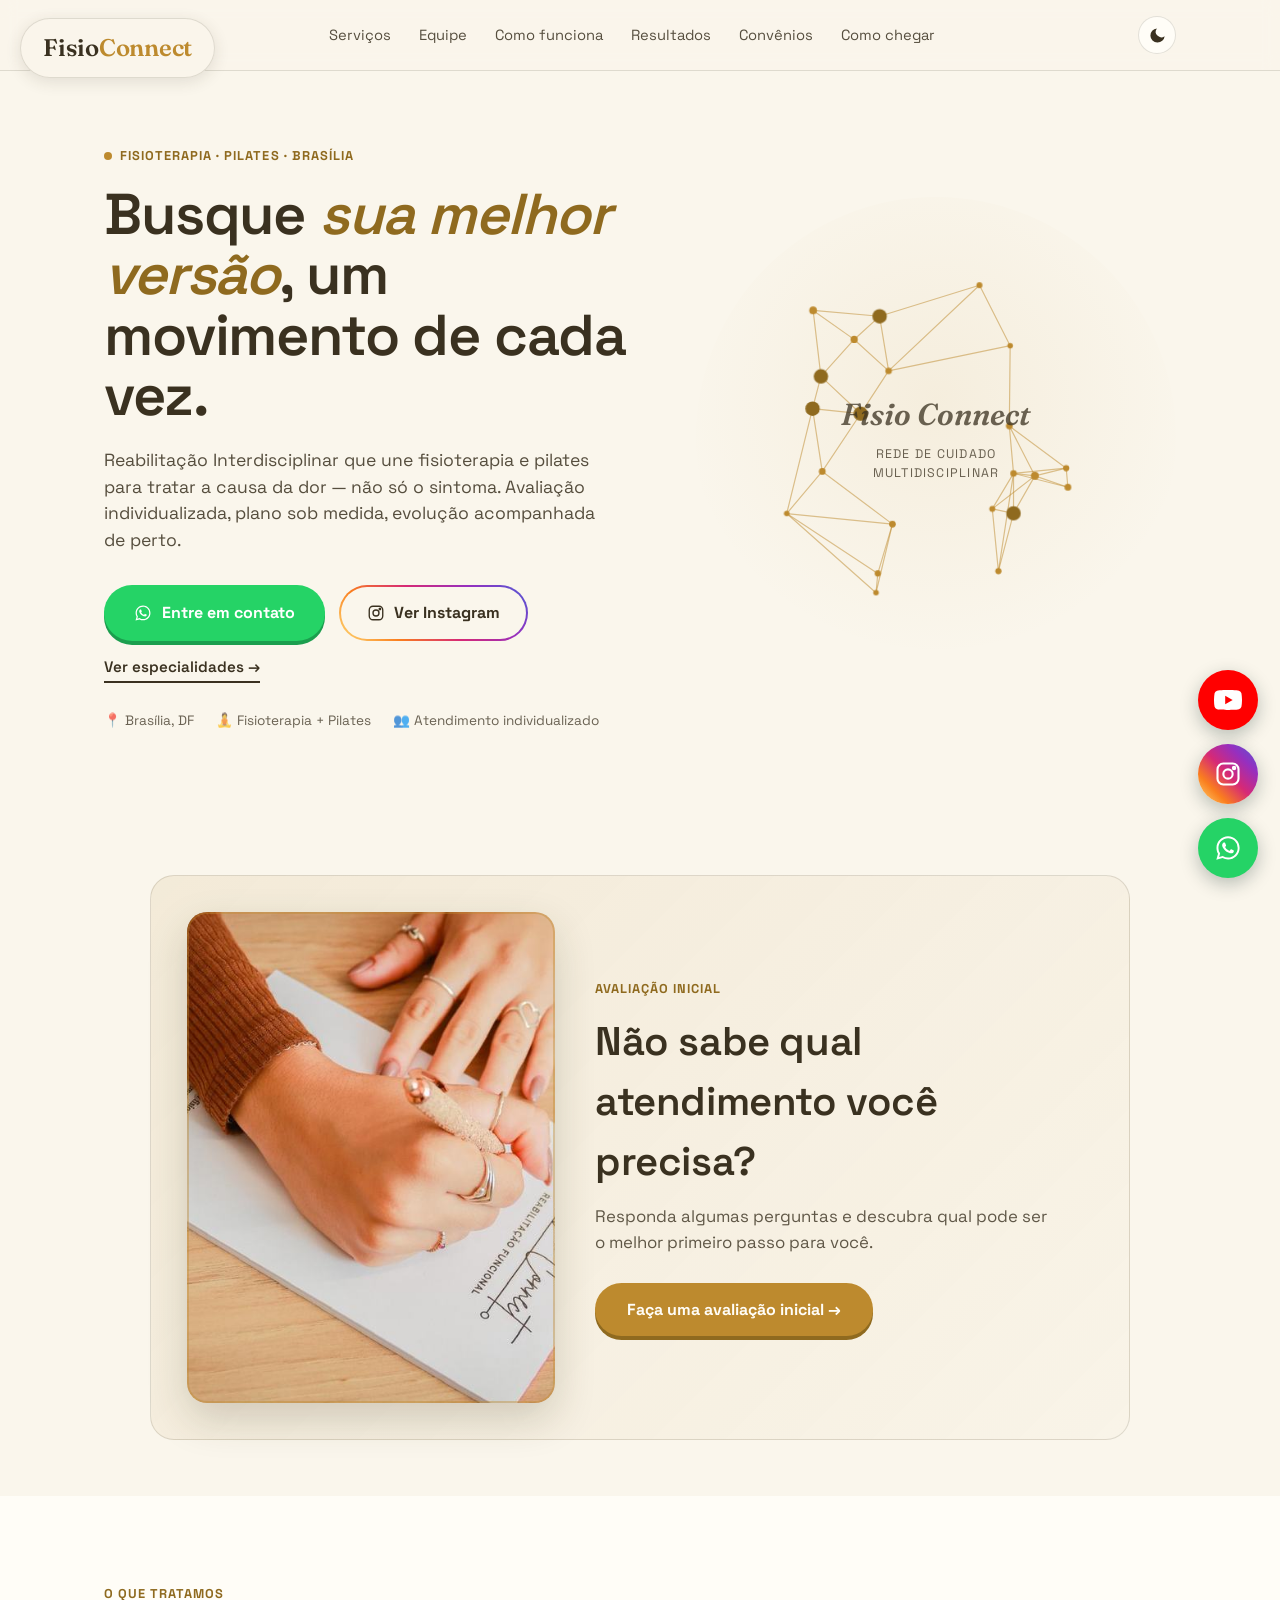
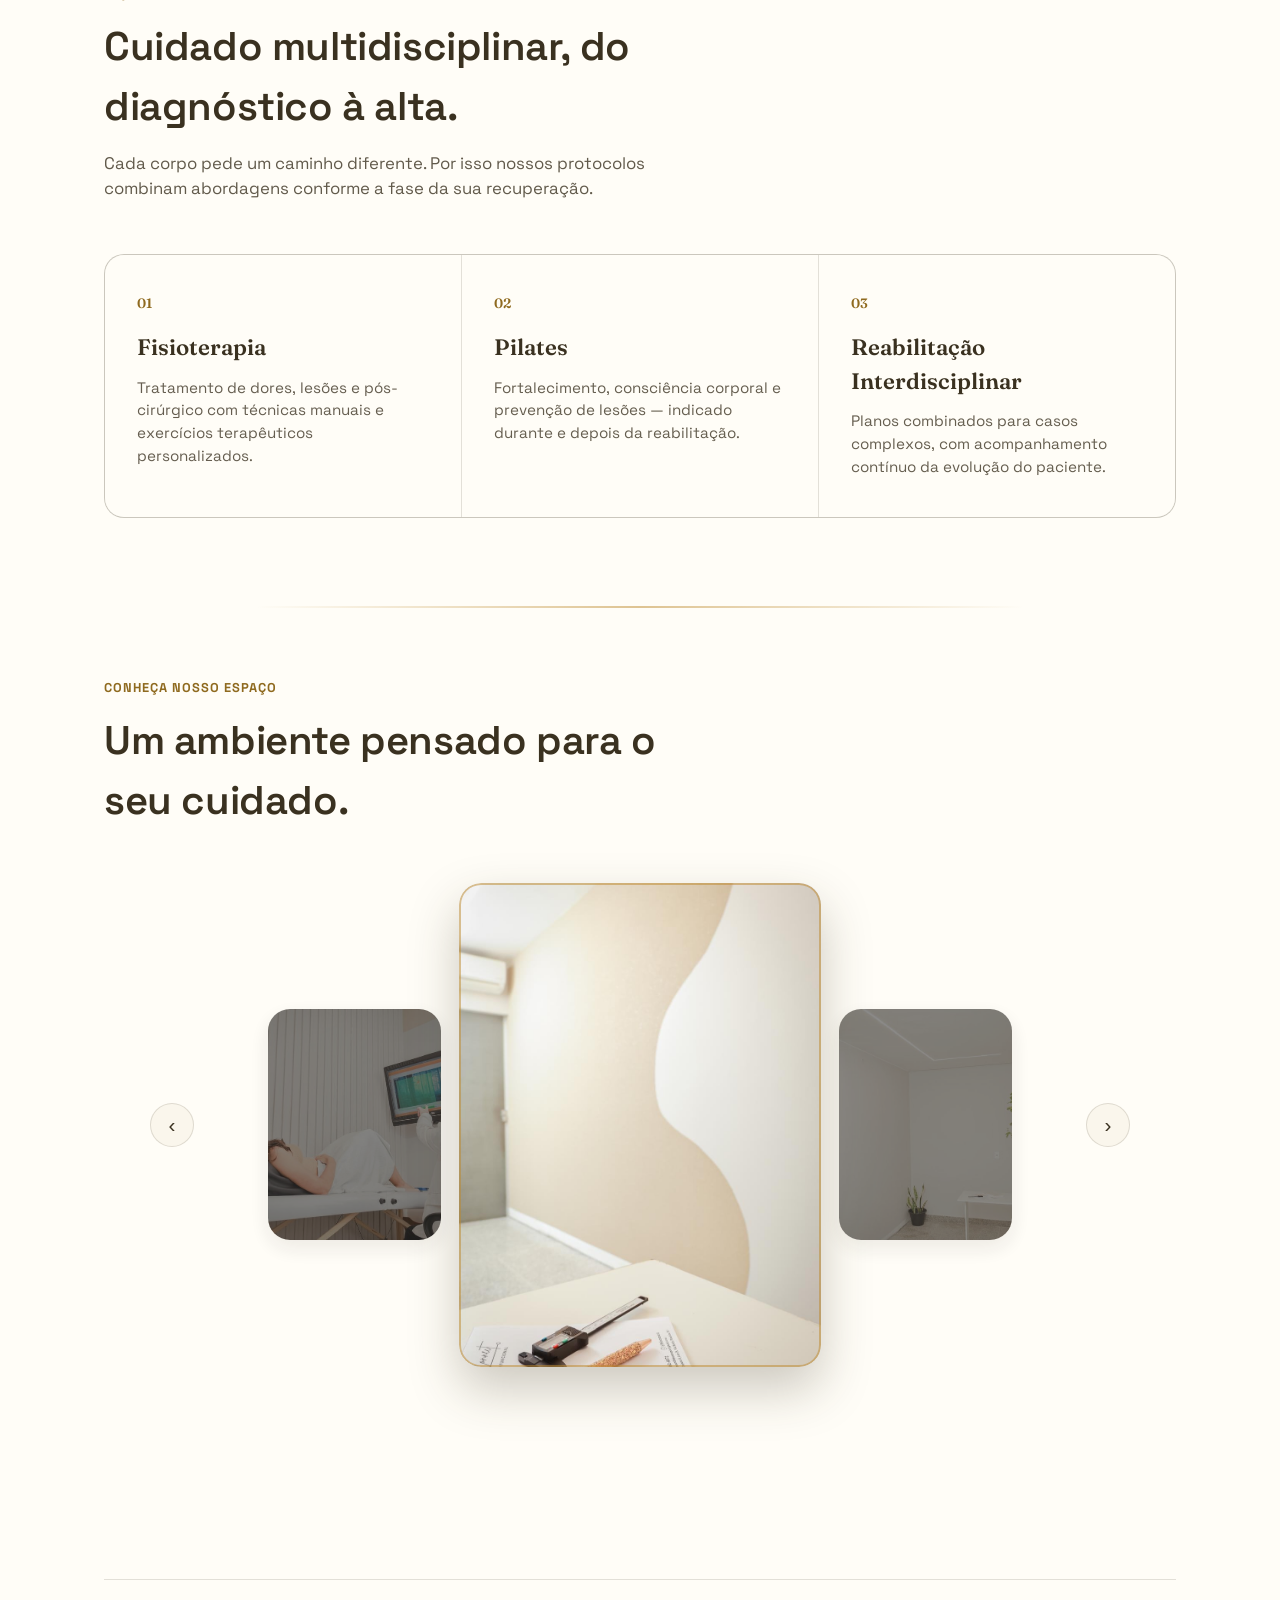
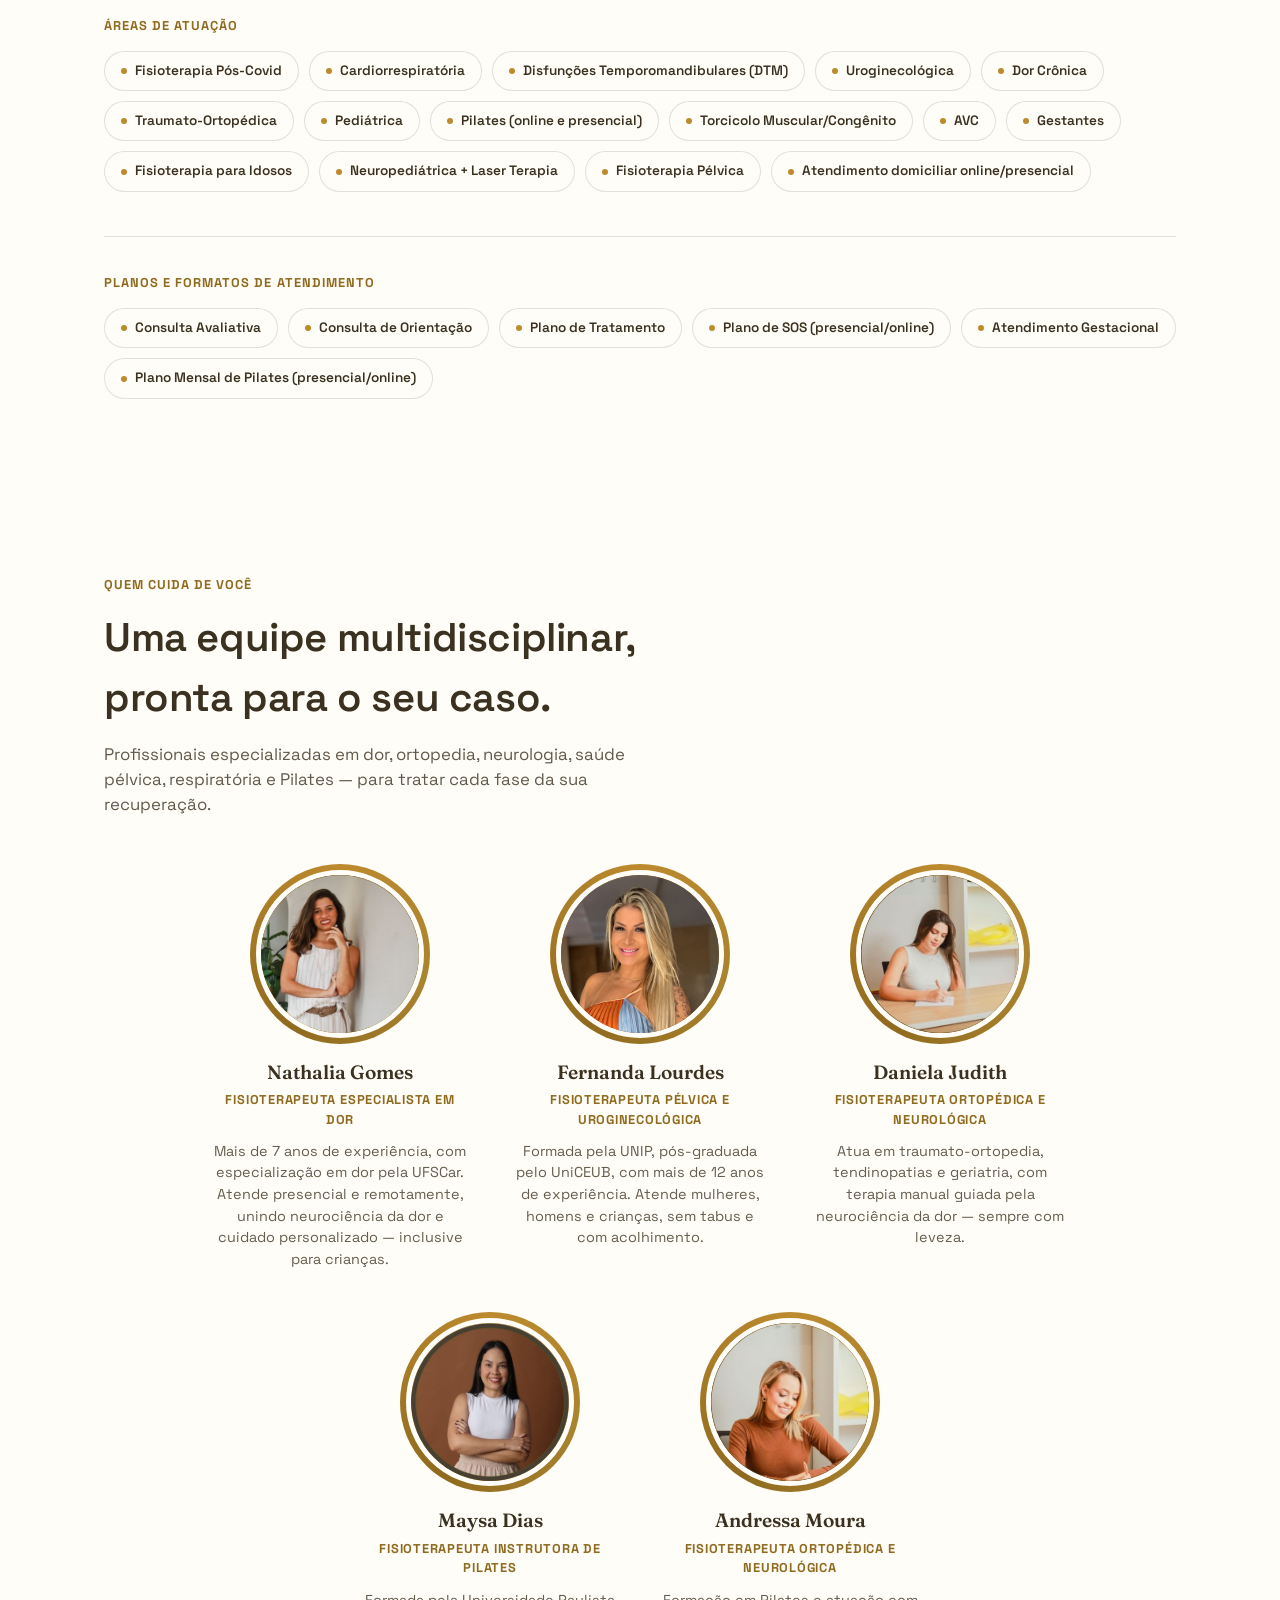
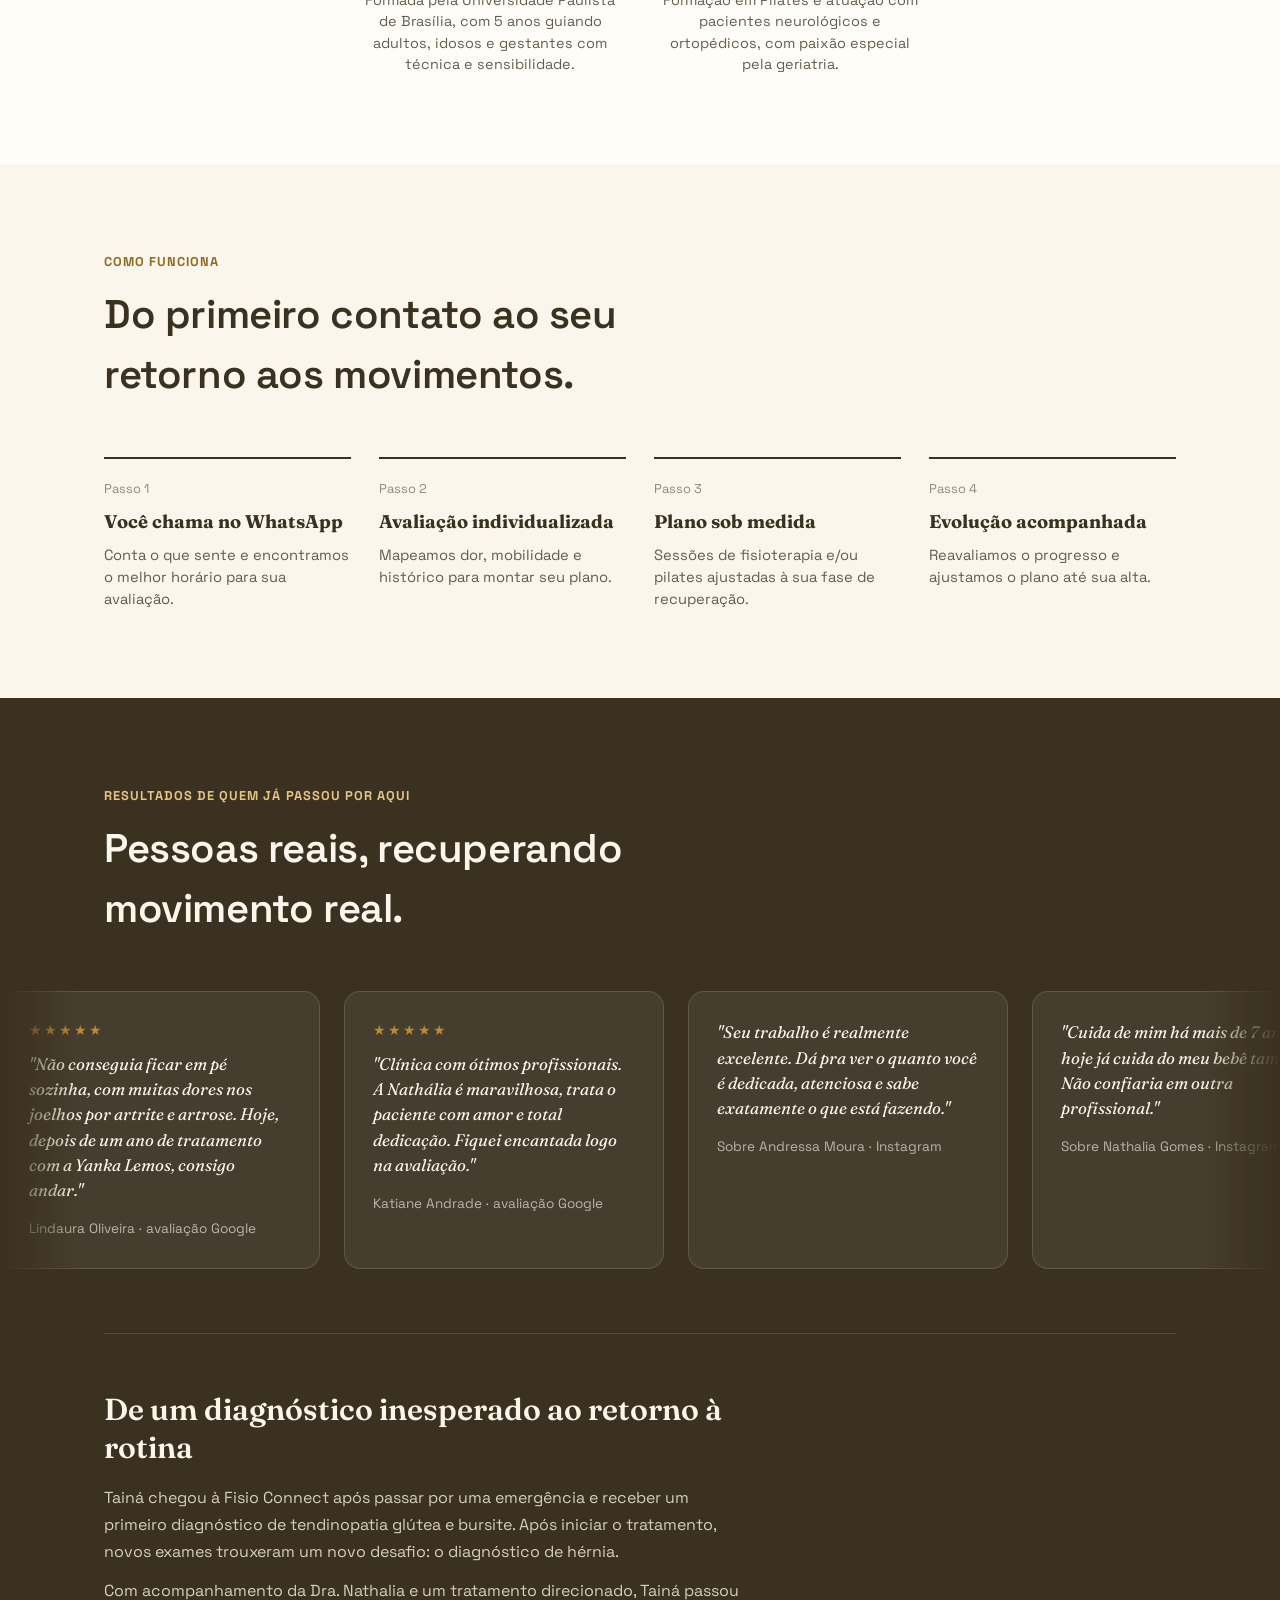
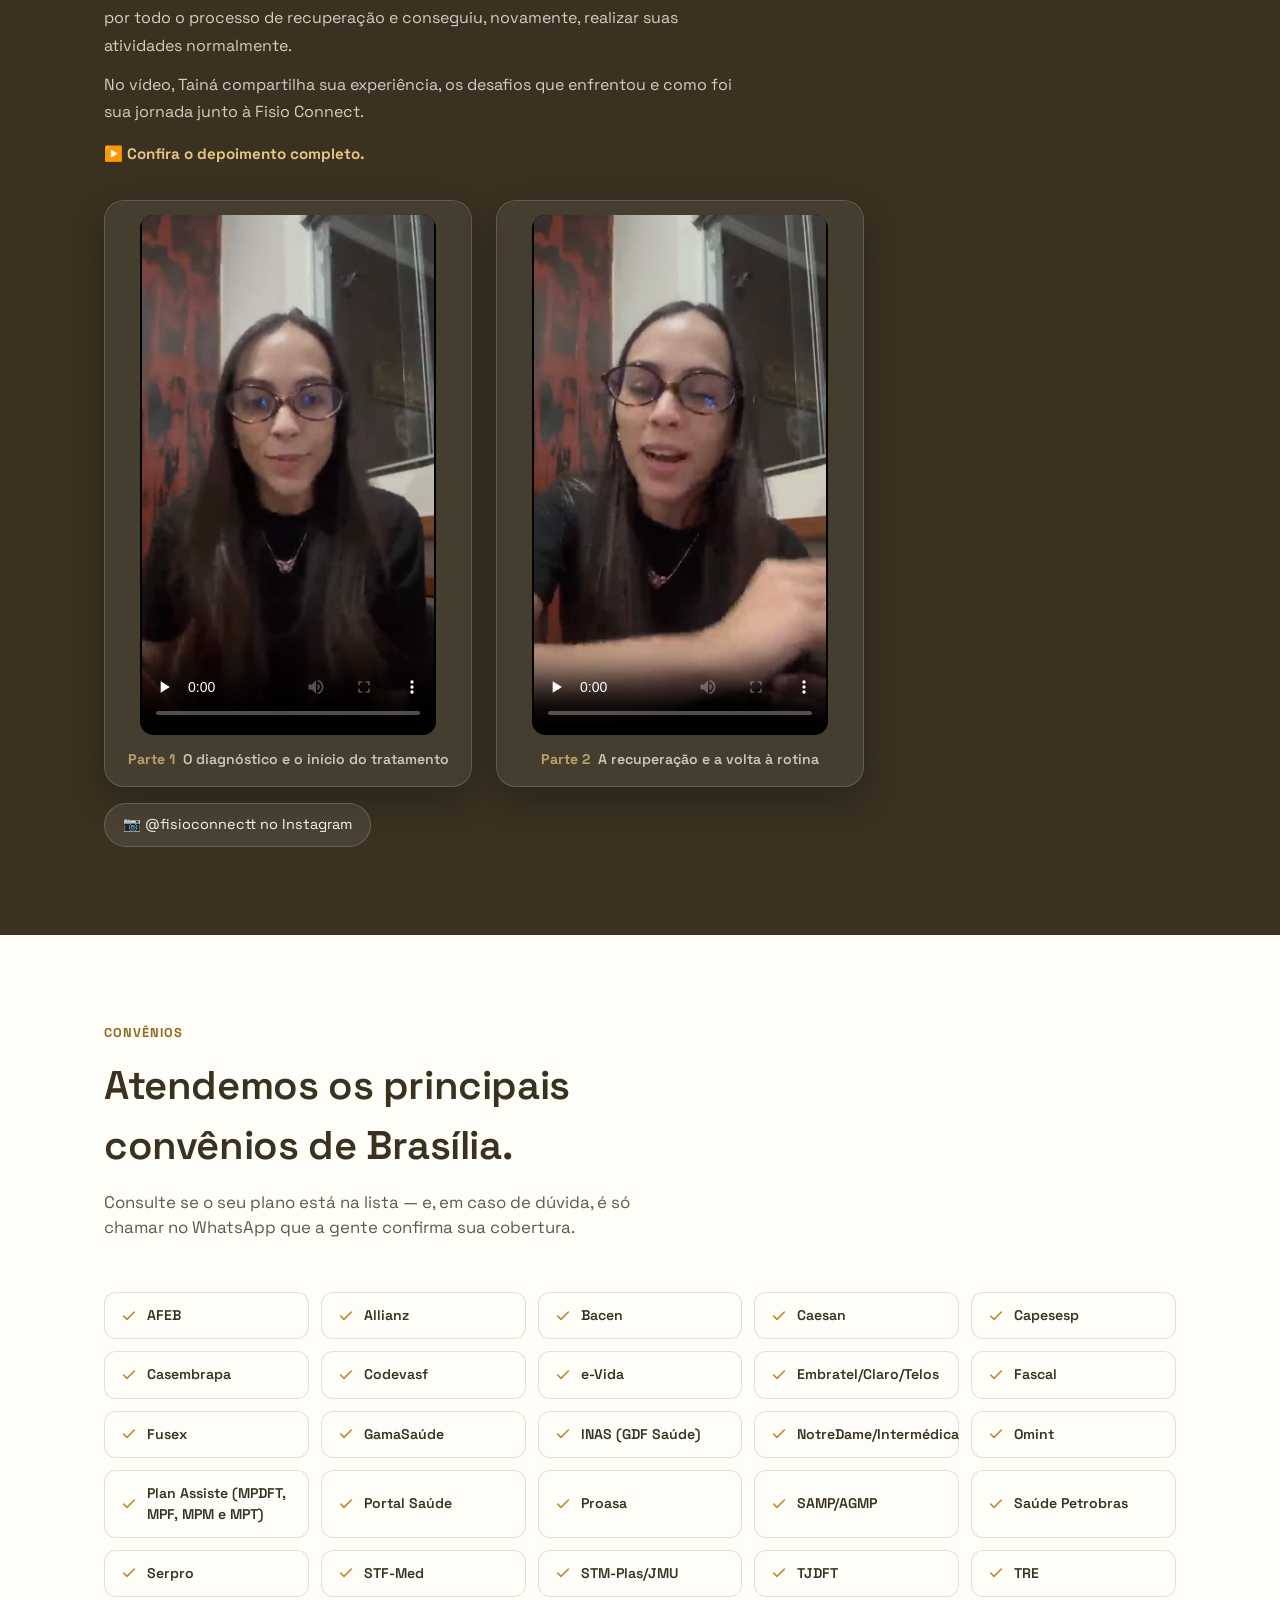
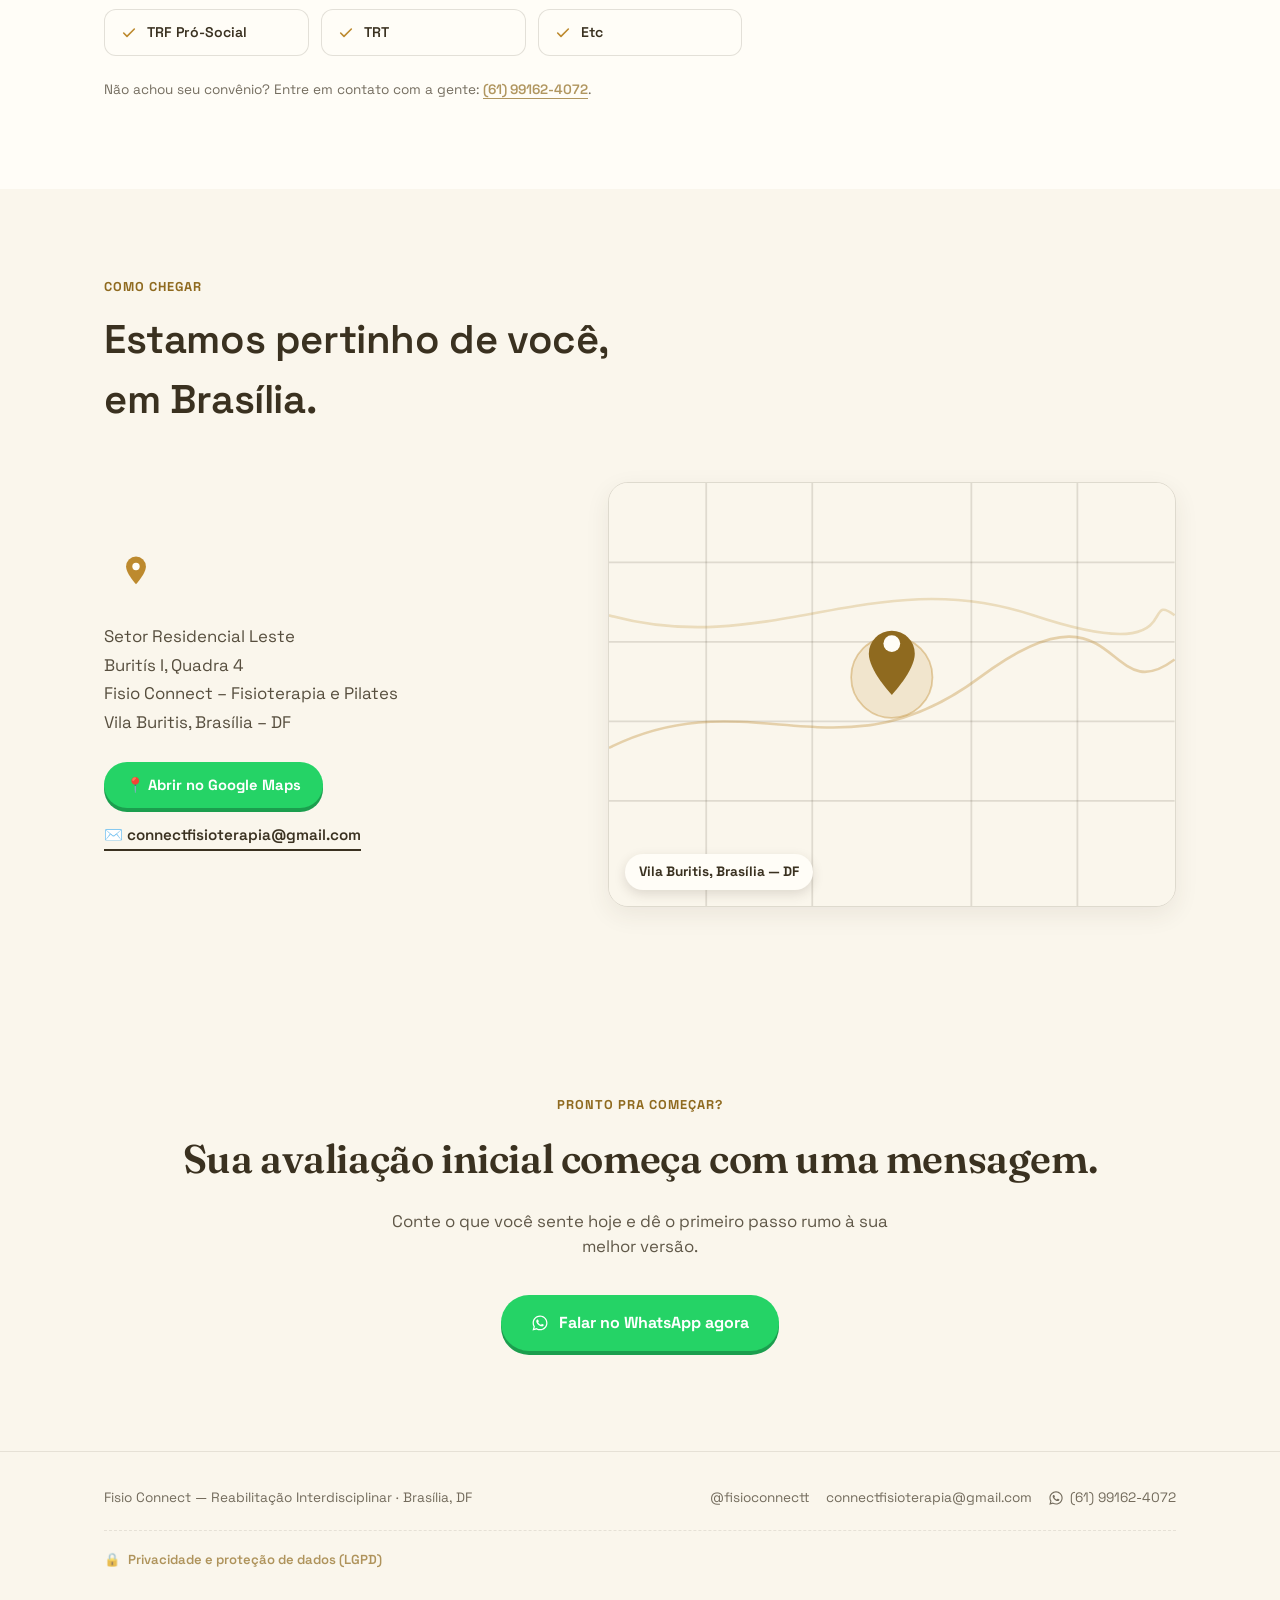
<file: index.html>
<!DOCTYPE html>
<html lang="pt-BR">
<head>
<meta charset="UTF-8">
<meta name="viewport" content="width=device-width, initial-scale=1.0">
<title>Fisio Connect — Fisioterapia e Pilates em Brasília</title>
<meta name="description" content="Fisioterapia, Pilates e Reabilitação Interdisciplinar em Brasília/DF (Buritis). Faça a autoavaliação e agende sua avaliação pelo WhatsApp.">
<meta name="theme-color" content="#FAF6EC">
<link rel="canonical" href="https://SEUDOMINIO.com.br/">
<link rel="icon" type="image/svg+xml" href="assets/icons/favicon.svg">
<link rel="icon" type="image/png" sizes="192x192" href="assets/icons/icon-192.png">
<link rel="apple-touch-icon" href="assets/icons/apple-touch-icon.png">
<meta property="og:type" content="website">
<meta property="og:locale" content="pt_BR">
<meta property="og:site_name" content="Fisio Connect">
<meta property="og:title" content="Fisio Connect — Fisioterapia e Pilates em Brasília">
<meta property="og:description" content="Fisioterapia, Pilates e Reabilitação Interdisciplinar em Brasília/DF (Buritis). Faça a autoavaliação e agende sua avaliação pelo WhatsApp.">
<meta property="og:url" content="https://SEUDOMINIO.com.br/">
<meta property="og:image" content="https://SEUDOMINIO.com.br/assets/img/og-image.jpg">
<meta property="og:image:width" content="1200">
<meta property="og:image:height" content="630">
<meta name="twitter:card" content="summary_large_image">
<script type="application/ld+json">
{"@context":"https://schema.org","@type":"PhysicalTherapy","name":"Fisio Connect - Fisioterapia e Pilates","url":"https://SEUDOMINIO.com.br/","image":"https://SEUDOMINIO.com.br/assets/img/og-image.jpg","telephone":"+55 61 99162-4072","email":"connectfisioterapia@gmail.com","address":{"@type":"PostalAddress","streetAddress":"Setor Residencial Leste, Buritis I, Quadra 4","addressLocality":"Brasília","addressRegion":"DF","addressCountry":"BR"},"sameAs":["https://www.instagram.com/fisioconnectt","https://www.youtube.com/@nathaliagomesesilva8680"]}
</script>
<link rel="preconnect" href="https://fonts.googleapis.com">
<link rel="preconnect" href="https://fonts.gstatic.com" crossorigin>
<link href="https://fonts.googleapis.com/css2?family=Fraunces:opsz,wght@9..144,400;9..144,500;9..144,600;9..144,700&family=Space+Grotesk:wght@400;500;600;700&display=swap" rel="stylesheet">
<link rel="stylesheet" href="css/01-base.css">
<link rel="stylesheet" href="css/02-cabecalho.css">
<link rel="stylesheet" href="css/03-hero-botoes.css">
<link rel="stylesheet" href="css/04-botoes-flutuantes.css">
<link rel="stylesheet" href="css/05-animacoes.css">
<link rel="stylesheet" href="css/06-hero-rede.css">
<link rel="stylesheet" href="css/07-secoes.css">
<link rel="stylesheet" href="css/08-autoavaliacao.css">
<link rel="stylesheet" href="css/09-espaco-carrossel.css">
<link rel="stylesheet" href="css/10-quiz.css">
<link rel="stylesheet" href="css/11-servicos.css">
<link rel="stylesheet" href="css/12-convenios.css">
<link rel="stylesheet" href="css/13-equipe.css">
<link rel="stylesheet" href="css/14-processo.css">
<link rel="stylesheet" href="css/15-depoimentos.css">
<link rel="stylesheet" href="css/16-localizacao.css">
<link rel="stylesheet" href="css/17-cta-final.css">
<link rel="stylesheet" href="css/18-rodape.css">
<noscript>
  <style>
    .reveal, .reveal-stagger, .reveal-stagger > *{
      opacity:1 !important; transform:none !important;
    }
  </style>
</noscript>
</head>
<body>

<a href="#top" class="floating-logo" aria-label="Fisio Connect — início">Fisio<span>Connect</span></a>

<header id="top">
  <nav>
    <div class="nav-links">
      <a href="#servicos">Serviços</a>
      <a href="#equipe">Equipe</a>
      <a href="#processo">Como funciona</a>
      <a href="#depoimentos">Resultados</a>
      <a href="#convenios">Convênios</a>
      <a href="#local">Como chegar</a>
    </div>
    <div class="nav-actions">
      <button class="theme-toggle" id="themeToggle" aria-label="Alternar modo claro/escuro" type="button">
        <svg class="icon-moon" viewBox="0 0 24 24" fill="currentColor" aria-hidden="true"><path d="M21 12.79A9 9 0 1 1 11.21 3 7 7 0 0 0 21 12.79z"/></svg>
        <svg class="icon-sun" viewBox="0 0 24 24" fill="none" stroke="currentColor" stroke-width="2" stroke-linecap="round" aria-hidden="true"><circle cx="12" cy="12" r="4.5"/><path d="M12 2v2.5M12 19.5V22M4.2 4.2l1.8 1.8M18 18l1.8 1.8M2 12h2.5M19.5 12H22M4.2 19.8 6 18M18 6l1.8-1.8"/></svg>
      </button>
      <button class="hamburger" id="hamburgerBtn" aria-label="Abrir menu" aria-expanded="false" type="button">
        <span></span><span></span><span></span>
      </button>
    </div>
  </nav>
  <div class="mobile-menu" id="mobileMenu">
    <a href="#servicos">Serviços</a>
    <a href="#equipe">Equipe</a>
    <a href="#processo">Como funciona</a>
    <a href="#depoimentos">Resultados</a>
    <a href="#convenios">Convênios</a>
    <a href="#local">Como chegar</a>
  </div>
</header>

<main>
  <section class="hero">
    <div class="wrap hero-grid">
      <div>
        <span class="eyebrow">Fisioterapia · Pilates · Brasília</span>
        <h1>Busque <em>sua melhor versão</em>, um movimento de cada vez.</h1>
        <p class="sub">Reabilitação Interdisciplinar que une fisioterapia e pilates para tratar a causa da dor — não só o sintoma. Avaliação individualizada, plano sob medida, evolução acompanhada de perto.</p>
        <div class="cta-row">
          <a class="btn-whatsapp" href="https://wa.me/5561991624072" target="_blank" rel="noopener">
            <svg viewBox="0 0 24 24" fill="currentColor" aria-hidden="true"><path d="M12.04 2C6.58 2 2.13 6.45 2.13 11.91c0 1.75.46 3.45 1.32 4.95L2 22l5.28-1.39a9.9 9.9 0 0 0 4.76 1.21h.01c5.46 0 9.9-4.45 9.9-9.91C21.96 6.45 17.5 2 12.04 2zm0 18.15h-.01a8.2 8.2 0 0 1-4.19-1.15l-.3-.18-3.13.82.84-3.05-.2-.31a8.2 8.2 0 0 1-1.26-4.37c0-4.54 3.7-8.24 8.26-8.24 2.2 0 4.27.86 5.83 2.42a8.19 8.19 0 0 1 2.42 5.83c0 4.55-3.7 8.24-8.26 8.24zm4.53-6.17c-.25-.12-1.47-.72-1.7-.81-.23-.08-.39-.12-.56.13-.17.25-.64.81-.78.97-.14.17-.29.19-.54.06-.25-.12-1.05-.39-2-1.23-.74-.66-1.24-1.47-1.39-1.72-.14-.25-.02-.38.11-.51.11-.11.25-.29.37-.43.12-.14.16-.25.25-.41.08-.17.04-.31-.02-.43-.06-.12-.56-1.34-.76-1.84-.2-.48-.41-.42-.56-.43-.14-.01-.31-.01-.48-.01-.17 0-.43.06-.66.31-.23.25-.86.84-.86 2.05 0 1.21.88 2.38 1 2.54.12.17 1.74 2.65 4.21 3.72.59.25 1.05.4 1.41.52.59.19 1.13.16 1.56.1.48-.07 1.47-.6 1.67-1.18.21-.58.21-1.07.15-1.18-.06-.11-.23-.17-.48-.29z"/></svg>
            Entre em contato
          </a>
          <a class="btn-instagram" href="https://www.instagram.com/fisioconnectt" target="_blank" rel="noopener">
            <svg viewBox="0 0 24 24" fill="none" stroke="currentColor" stroke-width="1.8" aria-hidden="true"><rect x="3" y="3" width="18" height="18" rx="5"/><circle cx="12" cy="12" r="4"/><circle cx="17.2" cy="6.8" r="1"/></svg>
            Ver Instagram
          </a>
        </div>
        <div class="cta-secondary">
          <a class="btn-ghost" href="#servicos">Ver especialidades →</a>
        </div>
        <div class="trust-row">
          <div>📍 Brasília, DF</div>
          <div>🧘 Fisioterapia + Pilates</div>
          <div>👥 Atendimento individualizado</div>
        </div>
      </div>

<div class="network-wrap">
        <div class="network-frame">
          <svg viewBox="0 0 400 400">
            <g transform="translate(0,0)">
            <line class="edge" x1="137.2" y1="180.6" x2="105.2" y2="228.7" style="stroke-dasharray:57.9; stroke-dashoffset:57.9; animation-delay:0.44s" />
            <line class="edge" x1="264.6" y1="263.6" x2="282.4" y2="232.4" style="stroke-dasharray:36.0; stroke-dashoffset:36.0; animation-delay:1.01s" />
            <line class="edge" x1="309.9" y1="241.9" x2="308.5" y2="226.0" style="stroke-dasharray:15.9; stroke-dashoffset:15.9; animation-delay:0.55s" />
            <line class="edge" x1="264.6" y1="230.3" x2="264.6" y2="263.6" style="stroke-dasharray:33.3; stroke-dashoffset:33.3; animation-delay:0.18s" />
            <line class="edge" x1="264.6" y1="230.3" x2="261.1" y2="190.8" style="stroke-dasharray:39.7; stroke-dashoffset:39.7; animation-delay:0.44s" />
            <line class="edge" x1="97.6" y1="94.5" x2="104.1" y2="149.5" style="stroke-dasharray:55.5; stroke-dashoffset:55.5; animation-delay:0.31s" />
            <line class="edge" x1="97.6" y1="94.5" x2="153.0" y2="99.4" style="stroke-dasharray:55.5; stroke-dashoffset:55.5; animation-delay:0.15s" />
            <line class="edge" x1="97.6" y1="94.5" x2="131.8" y2="118.7" style="stroke-dasharray:41.8; stroke-dashoffset:41.8; animation-delay:0.47s" />
            <line class="edge" x1="160.5" y1="144.9" x2="153.0" y2="99.4" style="stroke-dasharray:46.2; stroke-dashoffset:46.2; animation-delay:0.61s" />
            <line class="edge" x1="163.7" y1="272.6" x2="105.2" y2="228.7" style="stroke-dasharray:73.1; stroke-dashoffset:73.1; animation-delay:0.78s" />
            <line class="edge" x1="160.5" y1="144.9" x2="131.8" y2="118.7" style="stroke-dasharray:38.9; stroke-dashoffset:38.9; animation-delay:1.09s" />
            <line class="edge" x1="160.5" y1="144.9" x2="236.2" y2="73.5" style="stroke-dasharray:104.1; stroke-dashoffset:104.1; animation-delay:0.75s" />
            <line class="edge" x1="97.1" y1="176.4" x2="105.2" y2="228.7" style="stroke-dasharray:52.9; stroke-dashoffset:52.9; animation-delay:0.42s" />
            <line class="edge" x1="75.6" y1="263.8" x2="105.2" y2="228.7" style="stroke-dasharray:45.9; stroke-dashoffset:45.9; animation-delay:0.25s" />
            <line class="edge" x1="308.5" y1="226.0" x2="264.6" y2="230.3" style="stroke-dasharray:44.1; stroke-dashoffset:44.1; animation-delay:0.09s" />
            <line class="edge" x1="308.5" y1="226.0" x2="282.4" y2="232.4" style="stroke-dasharray:26.8; stroke-dashoffset:26.8; animation-delay:0.17s" />
            <line class="edge" x1="264.6" y1="230.3" x2="246.9" y2="259.9" style="stroke-dasharray:34.5; stroke-dashoffset:34.5; animation-delay:0.72s" />
            <line class="edge" x1="104.1" y1="149.5" x2="137.2" y2="180.6" style="stroke-dasharray:45.4; stroke-dashoffset:45.4; animation-delay:0.01s" />
            <line class="edge" x1="261.1" y1="190.8" x2="261.8" y2="123.9" style="stroke-dasharray:67.0; stroke-dashoffset:67.0; animation-delay:0.91s" />
            <line class="edge" x1="160.5" y1="144.9" x2="261.8" y2="123.9" style="stroke-dasharray:103.5; stroke-dashoffset:103.5; animation-delay:0.2s" />
            <line class="edge" x1="163.7" y1="272.6" x2="150.0" y2="329.8" style="stroke-dasharray:58.8; stroke-dashoffset:58.8; animation-delay:0.31s" />
            <line class="edge" x1="163.7" y1="272.6" x2="151.5" y2="313.7" style="stroke-dasharray:42.8; stroke-dashoffset:42.8; animation-delay:0.16s" />
            <line class="edge" x1="97.1" y1="176.4" x2="137.2" y2="180.6" style="stroke-dasharray:40.3; stroke-dashoffset:40.3; animation-delay:0.59s" />
            <line class="edge" x1="261.1" y1="190.8" x2="282.4" y2="232.4" style="stroke-dasharray:46.7; stroke-dashoffset:46.7; animation-delay:0.67s" />
            <line class="edge" x1="150.0" y1="329.8" x2="151.5" y2="313.7" style="stroke-dasharray:16.2; stroke-dashoffset:16.2; animation-delay:0.35s" />
            <line class="edge" x1="75.6" y1="263.8" x2="150.0" y2="329.8" style="stroke-dasharray:99.4; stroke-dashoffset:99.4; animation-delay:0.14s" />
            <line class="edge" x1="264.6" y1="263.6" x2="246.9" y2="259.9" style="stroke-dasharray:18.0; stroke-dashoffset:18.0; animation-delay:0.95s" />
            <line class="edge" x1="153.0" y1="99.4" x2="236.2" y2="73.5" style="stroke-dasharray:87.2; stroke-dashoffset:87.2; animation-delay:1.05s" />
            <line class="edge" x1="75.6" y1="263.8" x2="151.5" y2="313.7" style="stroke-dasharray:90.8; stroke-dashoffset:90.8; animation-delay:0.72s" />
            <line class="edge" x1="309.9" y1="241.9" x2="264.6" y2="230.3" style="stroke-dasharray:46.8; stroke-dashoffset:46.8; animation-delay:0.81s" />
            <line class="edge" x1="246.9" y1="259.9" x2="252.0" y2="311.8" style="stroke-dasharray:52.1; stroke-dashoffset:52.1; animation-delay:0.5s" />
            <line class="edge" x1="308.5" y1="226.0" x2="261.1" y2="190.8" style="stroke-dasharray:59.1; stroke-dashoffset:59.1; animation-delay:0.96s" />
            <line class="edge" x1="246.9" y1="259.9" x2="282.4" y2="232.4" style="stroke-dasharray:44.9; stroke-dashoffset:44.9; animation-delay:1.05s" />
            <line class="edge" x1="309.9" y1="241.9" x2="282.4" y2="232.4" style="stroke-dasharray:29.1; stroke-dashoffset:29.1; animation-delay:0.75s" />
            <line class="edge" x1="264.6" y1="230.3" x2="252.0" y2="311.8" style="stroke-dasharray:82.4; stroke-dashoffset:82.4; animation-delay:0.62s" />
            <line class="edge" x1="264.6" y1="230.3" x2="282.4" y2="232.4" style="stroke-dasharray:17.9; stroke-dashoffset:17.9; animation-delay:0.44s" />
            <line class="edge" x1="163.7" y1="272.6" x2="75.6" y2="263.8" style="stroke-dasharray:88.5; stroke-dashoffset:88.5; animation-delay:0.43s" />
            <line class="edge" x1="104.1" y1="149.5" x2="131.8" y2="118.7" style="stroke-dasharray:41.4; stroke-dashoffset:41.4; animation-delay:0.53s" />
            <line class="edge" x1="97.1" y1="176.4" x2="104.1" y2="149.5" style="stroke-dasharray:27.8; stroke-dashoffset:27.8; animation-delay:0.44s" />
            <line class="edge" x1="97.1" y1="176.4" x2="75.6" y2="263.8" style="stroke-dasharray:90.0; stroke-dashoffset:90.0; animation-delay:0.21s" />
            <line class="edge" x1="261.8" y1="123.9" x2="236.2" y2="73.5" style="stroke-dasharray:56.4; stroke-dashoffset:56.4; animation-delay:1.08s" />
            <line class="edge" x1="160.5" y1="144.9" x2="137.2" y2="180.6" style="stroke-dasharray:42.6; stroke-dashoffset:42.6; animation-delay:0.48s" />
            <line class="edge" x1="131.8" y1="118.7" x2="153.0" y2="99.4" style="stroke-dasharray:28.6; stroke-dashoffset:28.6; animation-delay:0.12s" />
            <line class="edge" x1="264.6" y1="263.6" x2="252.0" y2="311.8" style="stroke-dasharray:49.8; stroke-dashoffset:49.8; animation-delay:0.66s" />
            <circle class="node" cx="163.7" cy="272.6" r="2.8" style="animation-delay:0.31s" />
            <circle class="node" cx="160.5" cy="144.9" r="2.7" style="animation-delay:0.55s" />
            <circle class="node hub" cx="97.1" cy="176.4" r="6.0" style="animation-delay:0.07s" />
            <circle class="node" cx="309.9" cy="241.9" r="2.8" style="animation-delay:0.15s" />
            <circle class="node" cx="308.5" cy="226.0" r="2.6" style="animation-delay:0.84s" />
            <circle class="node" cx="264.6" cy="230.3" r="2.7" style="animation-delay:0.87s" />
            <circle class="node" cx="75.6" cy="263.8" r="2.3" style="animation-delay:0.5s" />
            <circle class="node hub" cx="264.6" cy="263.6" r="6.0" style="animation-delay:0.71s" />
            <circle class="node" cx="97.6" cy="94.5" r="3.2" style="animation-delay:0.31s" />
            <circle class="node hub" cx="104.1" cy="149.5" r="6.0" style="animation-delay:0.32s" />
            <circle class="node" cx="261.1" cy="190.8" r="2.8" style="animation-delay:0.72s" />
            <circle class="node" cx="261.8" cy="123.9" r="2.3" style="animation-delay:0.08s" />
            <circle class="node" cx="246.9" cy="259.9" r="2.5" style="animation-delay:0.63s" />
            <circle class="node" cx="150.0" cy="329.8" r="2.3" style="animation-delay:0.66s" />
            <circle class="node" cx="252.0" cy="311.8" r="2.6" style="animation-delay:0.52s" />
            <circle class="node" cx="131.8" cy="118.7" r="3.0" style="animation-delay:0.4s" />
            <circle class="node hub" cx="137.2" cy="180.6" r="6.0" style="animation-delay:0.64s" />
            <circle class="node" cx="282.4" cy="232.4" r="3.3" style="animation-delay:0.31s" />
            <circle class="node hub" cx="153.0" cy="99.4" r="6.0" style="animation-delay:0.85s" />
            <circle class="node" cx="151.5" cy="313.7" r="2.6" style="animation-delay:0.55s" />
            <circle class="node" cx="105.2" cy="228.7" r="2.8" style="animation-delay:0.2s" />
            <circle class="node" cx="236.2" cy="73.5" r="2.5" style="animation-delay:0.66s" />
            </g>
          </svg>
          <div class="network-center">
            <span class="word">Fisio Connect</span>
            <span class="lbl">rede de cuidado multidisciplinar</span>
          </div>
        </div>
      </div>
    </div>
  </section>

  <section class="self-assess">
    <div class="wrap">
      <div class="self-assess-card reveal">
        <div class="self-assess-media">
          <img src="assets/img/autoavaliacao.jpg" alt="Preenchendo a ficha de avaliação inicial na Fisio Connect" loading="lazy" />
        </div>
        <div class="self-assess-text">
          <span class="kicker">Avaliação inicial</span>
          <h2>Não sabe qual atendimento você precisa?</h2>
          <p>Responda algumas perguntas e descubra qual pode ser o melhor primeiro passo para você.</p>
          <button class="btn-quiz" id="startQuizBtn" type="button">
            Faça uma avaliação inicial →
          </button>
        </div>
      </div>
    </div>
  </section>

  <section class="services" id="servicos">
    <div class="wrap">
      <div class="section-head reveal">
        <span class="kicker">O que tratamos</span>
        <h2>Cuidado multidisciplinar, do diagnóstico à alta.</h2>
        <p>Cada corpo pede um caminho diferente. Por isso nossos protocolos combinam abordagens conforme a fase da sua recuperação.</p>
      </div>
      <div class="service-grid reveal-stagger">
        <div class="service-card">
          <span class="service-num">01</span>
          <h3>Fisioterapia</h3>
          <p>Tratamento de dores, lesões e pós-cirúrgico com técnicas manuais e exercícios terapêuticos personalizados.</p>
        </div>
        <div class="service-card">
          <span class="service-num">02</span>
          <h3>Pilates</h3>
          <p>Fortalecimento, consciência corporal e prevenção de lesões — indicado durante e depois da reabilitação.</p>
        </div>
        <div class="service-card">
          <span class="service-num">03</span>
          <h3>Reabilitação Interdisciplinar</h3>
          <p>Planos combinados para casos complexos, com acompanhamento contínuo da evolução do paciente.</p>
        </div>
      </div>
    </div>
  </section>

  <section class="space-carousel" id="espaco">
    <div class="wrap">
      <div class="section-head reveal">
        <span class="kicker">Conheça nosso espaço</span>
        <h2>Um ambiente pensado para o seu cuidado.</h2>
      </div>
      <div class="carousel-viewport">
        <button class="carousel-arrow" id="carouselPrev" type="button" aria-label="Foto anterior">‹</button>
        <div class="carousel-track" id="carouselTrack">
          <div class="carousel-slide side" id="carouselSidePrev"><img alt="" loading="lazy" /></div>
          <div class="carousel-slide center" id="carouselCenter"><img alt="" loading="lazy" /></div>
          <div class="carousel-slide side" id="carouselSideNext"><img alt="" loading="lazy" /></div>
        </div>
        <button class="carousel-arrow" id="carouselNext" type="button" aria-label="Próxima foto">›</button>
      </div>
    </div>
  </section>

  <section class="services">
    <div class="wrap">
      <div class="tag-block reveal">
        <span class="tag-block-label">Áreas de atuação</span>
        <div class="tag-grid">
          <span class="tag-pill"><span class="dot"></span>Fisioterapia Pós-Covid</span>
          <span class="tag-pill"><span class="dot"></span>Cardiorrespiratória</span>
          <span class="tag-pill"><span class="dot"></span>Disfunções Temporomandibulares (DTM)</span>
          <span class="tag-pill"><span class="dot"></span>Uroginecológica</span>
          <span class="tag-pill"><span class="dot"></span>Dor Crônica</span>
          <span class="tag-pill"><span class="dot"></span>Traumato-Ortopédica</span>
          <span class="tag-pill"><span class="dot"></span>Pediátrica</span>
          <span class="tag-pill"><span class="dot"></span>Pilates (online e presencial)</span>
          <span class="tag-pill"><span class="dot"></span>Torcicolo Muscular/Congênito</span>
          <span class="tag-pill"><span class="dot"></span>AVC</span>
          <span class="tag-pill"><span class="dot"></span>Gestantes</span>
          <span class="tag-pill"><span class="dot"></span>Fisioterapia para Idosos</span>
          <span class="tag-pill"><span class="dot"></span>Neuropediátrica + Laser Terapia</span>
          <span class="tag-pill"><span class="dot"></span>Fisioterapia Pélvica</span>
          <span class="tag-pill"><span class="dot"></span>Atendimento domiciliar online/presencial</span>
        </div>
      </div>

      <div class="tag-block reveal">
        <span class="tag-block-label">Planos e formatos de atendimento</span>
        <div class="tag-grid">
          <span class="tag-pill"><span class="dot"></span>Consulta Avaliativa</span>
          <span class="tag-pill"><span class="dot"></span>Consulta de Orientação</span>
          <span class="tag-pill"><span class="dot"></span>Plano de Tratamento</span>
          <span class="tag-pill"><span class="dot"></span>Plano de SOS (presencial/online)</span>
          <span class="tag-pill"><span class="dot"></span>Atendimento Gestacional</span>
          <span class="tag-pill"><span class="dot"></span>Plano Mensal de Pilates (presencial/online)</span>
        </div>
      </div>
    </div>
  </section>

  <section class="team" id="equipe">
    <div class="wrap">
      <div class="section-head reveal">
        <span class="kicker">Quem cuida de você</span>
        <h2>Uma equipe multidisciplinar, pronta para o seu caso.</h2>
        <p>Profissionais especializadas em dor, ortopedia, neurologia, saúde pélvica, respiratória e Pilates — para tratar cada fase da sua recuperação.</p>
      </div>
      <div class="team-grid">
        <div class="team-card reveal">
          <div class="team-photo">
            <img src="assets/img/equipe/equipe-nathalia-gomes.jpg" alt="Nathalia Gomes" loading="lazy" />
          </div>
          <h3>Nathalia Gomes</h3>
          <span class="team-role">Fisioterapeuta especialista em dor</span>
          <p class="bio">Mais de 7 anos de experiência, com especialização em dor pela UFSCar. Atende presencial e remotamente, unindo neurociência da dor e cuidado personalizado — inclusive para crianças.</p>
        </div>
        <div class="team-card reveal">
          <div class="team-photo">
            <img src="assets/img/equipe/equipe-fernanda-lourdes.jpg" alt="Fernanda Lourdes" loading="lazy" />
          </div>
          <h3>Fernanda Lourdes</h3>
          <span class="team-role">Fisioterapeuta pélvica e uroginecológica</span>
          <p class="bio">Formada pela UNIP, pós-graduada pelo UniCEUB, com mais de 12 anos de experiência. Atende mulheres, homens e crianças, sem tabus e com acolhimento.</p>
        </div>
        <div class="team-card reveal">
          <div class="team-photo">
            <img src="assets/img/equipe/equipe-daniela-judith.jpg" alt="Daniela Judith" loading="lazy" />
          </div>
          <h3>Daniela Judith</h3>
          <span class="team-role">Fisioterapeuta ortopédica e neurológica</span>
          <p class="bio">Atua em traumato-ortopedia, tendinopatias e geriatria, com terapia manual guiada pela neurociência da dor — sempre com leveza.</p>
        </div>
        <div class="team-card reveal">
          <div class="team-photo">
            <img src="assets/img/equipe/equipe-maysa-dias.jpg" alt="Maysa Dias" loading="lazy" />
          </div>
          <h3>Maysa Dias</h3>
          <span class="team-role">Fisioterapeuta instrutora de Pilates</span>
          <p class="bio">Formada pela Universidade Paulista de Brasília, com 5 anos guiando adultos, idosos e gestantes com técnica e sensibilidade.</p>
        </div>
        <div class="team-card reveal">
          <div class="team-photo">
            <img src="assets/img/equipe/equipe-andressa-moura.jpg" alt="Andressa Moura" loading="lazy" />
          </div>
          <h3>Andressa Moura</h3>
          <span class="team-role">Fisioterapeuta ortopédica e neurológica</span>
          <p class="bio">Formação em Pilates e atuação com pacientes neurológicos e ortopédicos, com paixão especial pela geriatria.</p>
        </div>
      </div>
    </div>
  </section>

  <section id="processo">
    <div class="wrap">
      <div class="section-head reveal">
        <span class="kicker">Como funciona</span>
        <h2>Do primeiro contato ao seu retorno aos movimentos.</h2>
      </div>
      <div class="process reveal-stagger">
        <div class="step">
          <span class="step-idx">Passo 1</span>
          <h4>Você chama no WhatsApp</h4>
          <p>Conta o que sente e encontramos o melhor horário para sua avaliação.</p>
        </div>
        <div class="step">
          <span class="step-idx">Passo 2</span>
          <h4>Avaliação individualizada</h4>
          <p>Mapeamos dor, mobilidade e histórico para montar seu plano.</p>
        </div>
        <div class="step">
          <span class="step-idx">Passo 3</span>
          <h4>Plano sob medida</h4>
          <p>Sessões de fisioterapia e/ou pilates ajustadas à sua fase de recuperação.</p>
        </div>
        <div class="step">
          <span class="step-idx">Passo 4</span>
          <h4>Evolução acompanhada</h4>
          <p>Reavaliamos o progresso e ajustamos o plano até sua alta.</p>
        </div>
      </div>
    </div>
  </section>

  <section class="proof" id="depoimentos">
    <div class="wrap">
      <div class="section-head reveal">
        <span class="kicker">Resultados de quem já passou por aqui</span>
        <h2>Pessoas reais, recuperando movimento real.</h2>
      </div>
    </div>
    <div class="testimonial-viewport reveal">
      <div class="testimonial-track" id="testimonialTrack">
        <div class="quote-card">
          <div class="stars">★★★★★</div>
          <p class="q">"Não conseguia ficar em pé sozinha, com muitas dores nos joelhos por artrite e artrose. Hoje, depois de um ano de tratamento com a Yanka Lemos, consigo andar."</p>
          <div class="who">Lindaura Oliveira · avaliação Google</div>
        </div>
        <div class="quote-card">
          <div class="stars">★★★★★</div>
          <p class="q">"Clínica com ótimos profissionais. A Nathália é maravilhosa, trata o paciente com amor e total dedicação. Fiquei encantada logo na avaliação."</p>
          <div class="who">Katiane Andrade · avaliação Google</div>
        </div>
        <div class="quote-card">
          <p class="q">"Seu trabalho é realmente excelente. Dá pra ver o quanto você é dedicada, atenciosa e sabe exatamente o que está fazendo."</p>
          <div class="who">Sobre Andressa Moura · Instagram</div>
        </div>
        <div class="quote-card">
          <p class="q">"Cuida de mim há mais de 7 anos, e hoje já cuida do meu bebê também. Não confiaria em outra profissional."</p>
          <div class="who">Sobre Nathalia Gomes · Instagram</div>
        </div>
        <div class="quote-card">
          <p class="q">"Excelente profissional, dedicada e apaixonada pela profissão. Obrigada por tudo."</p>
          <div class="who">Sobre Nathalia Gomes · Instagram</div>
        </div>
      </div>
    </div>
    <div class="wrap">
      <div class="video-story reveal">
        <div class="video-story-head">
          <h3>De um diagnóstico inesperado ao retorno à rotina</h3>
          <p>Tainá chegou à Fisio Connect após passar por uma emergência e receber um primeiro diagnóstico de tendinopatia glútea e bursite. Após iniciar o tratamento, novos exames trouxeram um novo desafio: o diagnóstico de hérnia.</p>
          <p>Com acompanhamento da Dra. Nathalia e um tratamento direcionado, Tainá passou por todo o processo de recuperação e conseguiu, novamente, realizar suas atividades normalmente.</p>
          <p>No vídeo, Tainá compartilha sua experiência, os desafios que enfrentou e como foi sua jornada junto à Fisio Connect.</p>
          <span class="watch-cue">▶️ Confira o depoimento completo.</span>
        </div>
        <div class="video-grid">
          <div class="video-card">
            <video controls preload="none" playsinline poster="assets/video/depoimento-1-poster.jpg">
              <source src="assets/video/depoimento-1.mp4" type="video/mp4" />
              Seu navegador não suporta a reprodução de vídeo.
            </video>
            <div class="video-card-label"><span class="part">Parte 1</span>O diagnóstico e o início do tratamento</div>
          </div>
          <div class="video-card">
            <video controls preload="none" playsinline poster="assets/video/depoimento-2-poster.jpg">
              <source src="assets/video/depoimento-2.mp4" type="video/mp4" />
              Seu navegador não suporta a reprodução de vídeo.
            </video>
            <div class="video-card-label"><span class="part">Parte 2</span>A recuperação e a volta à rotina</div>
          </div>
        </div>
      </div>
    </div>
    <div class="wrap">
      <a class="ig-badge reveal" href="https://www.instagram.com/fisioconnectt" target="_blank" rel="noopener">
        📷 @fisioconnectt no Instagram
      </a>
    </div>
  </section>

  <section class="convenios" id="convenios">
    <div class="wrap">
      <div class="section-head reveal">
        <span class="kicker">Convênios</span>
        <h2>Atendemos os principais convênios de Brasília.</h2>
        <p>Consulte se o seu plano está na lista — e, em caso de dúvida, é só chamar no WhatsApp que a gente confirma sua cobertura.</p>
      </div>
      <div class="convenio-grid reveal">
          <span class="convenio-pill"><svg viewBox="0 0 24 24" fill="none" stroke="currentColor" stroke-width="2.4" stroke-linecap="round" stroke-linejoin="round" aria-hidden="true"><polyline points="20 6 9 17 4 12"/></svg>AFEB</span>
          <span class="convenio-pill"><svg viewBox="0 0 24 24" fill="none" stroke="currentColor" stroke-width="2.4" stroke-linecap="round" stroke-linejoin="round" aria-hidden="true"><polyline points="20 6 9 17 4 12"/></svg>Allianz</span>
          <span class="convenio-pill"><svg viewBox="0 0 24 24" fill="none" stroke="currentColor" stroke-width="2.4" stroke-linecap="round" stroke-linejoin="round" aria-hidden="true"><polyline points="20 6 9 17 4 12"/></svg>Bacen</span>
          <span class="convenio-pill"><svg viewBox="0 0 24 24" fill="none" stroke="currentColor" stroke-width="2.4" stroke-linecap="round" stroke-linejoin="round" aria-hidden="true"><polyline points="20 6 9 17 4 12"/></svg>Caesan</span>
          <span class="convenio-pill"><svg viewBox="0 0 24 24" fill="none" stroke="currentColor" stroke-width="2.4" stroke-linecap="round" stroke-linejoin="round" aria-hidden="true"><polyline points="20 6 9 17 4 12"/></svg>Capesesp</span>
          <span class="convenio-pill"><svg viewBox="0 0 24 24" fill="none" stroke="currentColor" stroke-width="2.4" stroke-linecap="round" stroke-linejoin="round" aria-hidden="true"><polyline points="20 6 9 17 4 12"/></svg>Casembrapa</span>
          <span class="convenio-pill"><svg viewBox="0 0 24 24" fill="none" stroke="currentColor" stroke-width="2.4" stroke-linecap="round" stroke-linejoin="round" aria-hidden="true"><polyline points="20 6 9 17 4 12"/></svg>Codevasf</span>
          <span class="convenio-pill"><svg viewBox="0 0 24 24" fill="none" stroke="currentColor" stroke-width="2.4" stroke-linecap="round" stroke-linejoin="round" aria-hidden="true"><polyline points="20 6 9 17 4 12"/></svg>e-Vida</span>
          <span class="convenio-pill"><svg viewBox="0 0 24 24" fill="none" stroke="currentColor" stroke-width="2.4" stroke-linecap="round" stroke-linejoin="round" aria-hidden="true"><polyline points="20 6 9 17 4 12"/></svg>Embratel/Claro/Telos</span>
          <span class="convenio-pill"><svg viewBox="0 0 24 24" fill="none" stroke="currentColor" stroke-width="2.4" stroke-linecap="round" stroke-linejoin="round" aria-hidden="true"><polyline points="20 6 9 17 4 12"/></svg>Fascal</span>
          <span class="convenio-pill"><svg viewBox="0 0 24 24" fill="none" stroke="currentColor" stroke-width="2.4" stroke-linecap="round" stroke-linejoin="round" aria-hidden="true"><polyline points="20 6 9 17 4 12"/></svg>Fusex</span>
          <span class="convenio-pill"><svg viewBox="0 0 24 24" fill="none" stroke="currentColor" stroke-width="2.4" stroke-linecap="round" stroke-linejoin="round" aria-hidden="true"><polyline points="20 6 9 17 4 12"/></svg>GamaSaúde</span>
          <span class="convenio-pill"><svg viewBox="0 0 24 24" fill="none" stroke="currentColor" stroke-width="2.4" stroke-linecap="round" stroke-linejoin="round" aria-hidden="true"><polyline points="20 6 9 17 4 12"/></svg>INAS (GDF Saúde)</span>
          <span class="convenio-pill"><svg viewBox="0 0 24 24" fill="none" stroke="currentColor" stroke-width="2.4" stroke-linecap="round" stroke-linejoin="round" aria-hidden="true"><polyline points="20 6 9 17 4 12"/></svg>NotreDame/Intermédica</span>
          <span class="convenio-pill"><svg viewBox="0 0 24 24" fill="none" stroke="currentColor" stroke-width="2.4" stroke-linecap="round" stroke-linejoin="round" aria-hidden="true"><polyline points="20 6 9 17 4 12"/></svg>Omint</span>
          <span class="convenio-pill"><svg viewBox="0 0 24 24" fill="none" stroke="currentColor" stroke-width="2.4" stroke-linecap="round" stroke-linejoin="round" aria-hidden="true"><polyline points="20 6 9 17 4 12"/></svg>Plan Assiste (MPDFT, MPF, MPM e MPT)</span>
          <span class="convenio-pill"><svg viewBox="0 0 24 24" fill="none" stroke="currentColor" stroke-width="2.4" stroke-linecap="round" stroke-linejoin="round" aria-hidden="true"><polyline points="20 6 9 17 4 12"/></svg>Portal Saúde</span>
          <span class="convenio-pill"><svg viewBox="0 0 24 24" fill="none" stroke="currentColor" stroke-width="2.4" stroke-linecap="round" stroke-linejoin="round" aria-hidden="true"><polyline points="20 6 9 17 4 12"/></svg>Proasa</span>
          <span class="convenio-pill"><svg viewBox="0 0 24 24" fill="none" stroke="currentColor" stroke-width="2.4" stroke-linecap="round" stroke-linejoin="round" aria-hidden="true"><polyline points="20 6 9 17 4 12"/></svg>SAMP/AGMP</span>
          <span class="convenio-pill"><svg viewBox="0 0 24 24" fill="none" stroke="currentColor" stroke-width="2.4" stroke-linecap="round" stroke-linejoin="round" aria-hidden="true"><polyline points="20 6 9 17 4 12"/></svg>Saúde Petrobras</span>
          <span class="convenio-pill"><svg viewBox="0 0 24 24" fill="none" stroke="currentColor" stroke-width="2.4" stroke-linecap="round" stroke-linejoin="round" aria-hidden="true"><polyline points="20 6 9 17 4 12"/></svg>Serpro</span>
          <span class="convenio-pill"><svg viewBox="0 0 24 24" fill="none" stroke="currentColor" stroke-width="2.4" stroke-linecap="round" stroke-linejoin="round" aria-hidden="true"><polyline points="20 6 9 17 4 12"/></svg>STF-Med</span>
          <span class="convenio-pill"><svg viewBox="0 0 24 24" fill="none" stroke="currentColor" stroke-width="2.4" stroke-linecap="round" stroke-linejoin="round" aria-hidden="true"><polyline points="20 6 9 17 4 12"/></svg>STM-Plas/JMU</span>
          <span class="convenio-pill"><svg viewBox="0 0 24 24" fill="none" stroke="currentColor" stroke-width="2.4" stroke-linecap="round" stroke-linejoin="round" aria-hidden="true"><polyline points="20 6 9 17 4 12"/></svg>TJDFT</span>
          <span class="convenio-pill"><svg viewBox="0 0 24 24" fill="none" stroke="currentColor" stroke-width="2.4" stroke-linecap="round" stroke-linejoin="round" aria-hidden="true"><polyline points="20 6 9 17 4 12"/></svg>TRE</span>
          <span class="convenio-pill"><svg viewBox="0 0 24 24" fill="none" stroke="currentColor" stroke-width="2.4" stroke-linecap="round" stroke-linejoin="round" aria-hidden="true"><polyline points="20 6 9 17 4 12"/></svg>TRF Pró-Social</span>
          <span class="convenio-pill"><svg viewBox="0 0 24 24" fill="none" stroke="currentColor" stroke-width="2.4" stroke-linecap="round" stroke-linejoin="round" aria-hidden="true"><polyline points="20 6 9 17 4 12"/></svg>TRT</span>
          <span class="convenio-pill"><svg viewBox="0 0 24 24" fill="none" stroke="currentColor" stroke-width="2.4" stroke-linecap="round" stroke-linejoin="round" aria-hidden="true"><polyline points="20 6 9 17 4 12"/></svg>Etc</span>
      </div>
      <p class="convenio-note">Não achou seu convênio? Entre em contato com a gente: <a href="https://wa.me/5561991624072" target="_blank" rel="noopener">(61) 99162-4072</a>.</p>
    </div>
  </section>

  <section id="local">
    <div class="wrap">
      <div class="section-head reveal">
        <span class="kicker">Como chegar</span>
        <h2>Estamos pertinho de você, em Brasília.</h2>
      </div>
      <div class="location-grid reveal">
        <div class="location-info">
          <div class="gps-pin">
            <span class="gps-ring r1"></span>
            <span class="gps-ring r2"></span>
            <span class="gps-ring r3"></span>
            <svg class="gps-icon" viewBox="0 0 24 24" fill="none" aria-hidden="true">
              <path d="M12 22s7-7.58 7-12.5A7 7 0 0 0 5 9.5C5 14.42 12 22 12 22z" class="gps-fill-tape"/>
              <circle cx="12" cy="9.5" r="2.6" class="gps-fill-paper"/>
            </svg>
          </div>
          <address>
            Setor Residencial Leste<br>
            Buritís I, Quadra 4<br>
            Fisio Connect – Fisioterapia e Pilates<br>
            Vila Buritis, Brasília – DF
          </address>
          <div class="location-actions">
            <a class="btn-whatsapp" style="padding:12px 22px; font-size:0.92rem;" href="https://www.google.com/maps/search/?api=1&query=Setor%20Residencial%20Leste%2C%20Buritis%20I%2C%20Quadra%204%2C%20Fisio%20Connect%20-%20Fisioterapia%20e%20Pilates%2C%20Vila%20Buritis%2C%20Brasilia%20-%20Federal%20District" target="_blank" rel="noopener">
              📍 Abrir no Google Maps
            </a>
            <a class="contact-line" href="mailto:connectfisioterapia@gmail.com">
              ✉️ connectfisioterapia@gmail.com
            </a>
          </div>
        </div>
        <a class="location-map" href="https://www.google.com/maps/search/?api=1&query=Setor%20Residencial%20Leste%2C%20Buritis%20I%2C%20Quadra%204%2C%20Fisio%20Connect%20-%20Fisioterapia%20e%20Pilates%2C%20Vila%20Buritis%2C%20Brasilia%20-%20Federal%20District" target="_blank" rel="noopener" aria-label="Abrir localização no Google Maps">
          <svg class="map-illustration" viewBox="0 0 640 480" preserveAspectRatio="xMidYMid slice" aria-hidden="true">
            <rect width="640" height="480" fill="var(--bone)"/>
            <path d="M0 90 H640 M0 180 H640 M0 270 H640 M0 360 H640" stroke="var(--line)" stroke-width="2"/>
            <path d="M110 0 V480 M230 0 V480 M410 0 V480 M530 0 V480" stroke="var(--line)" stroke-width="2"/>
            <path d="M0 300 C160 220, 260 340, 420 220 S 560 260, 640 200" stroke="var(--tape)" stroke-width="3" fill="none" opacity="0.35"/>
            <path d="M0 150 C180 200, 300 90, 480 150 S 600 120, 640 150" stroke="var(--tape)" stroke-width="3" fill="none" opacity="0.25"/>
            <g transform="translate(320,220)">
              <circle r="46" fill="var(--tape)" opacity="0.16"/>
              <circle r="46" fill="none" stroke="var(--tape)" stroke-width="2" opacity="0.4"/>
              <path d="M0 34s26-27.6 26-46.6A26 26 0 0 0-26-12.6C-26 6.4 0 34 0 34z" fill="var(--tape-dark)" transform="translate(0,-14)"/>
              <circle cy="-38" r="9.5" fill="var(--paper)"/>
            </g>
          </svg>
          <div class="map-label">Vila Buritis, Brasília — DF</div>
        </a>
      </div>
    </div>
  </section>

  <section class="final-cta">
    <div class="wrap reveal">
      <span class="kicker">Pronto pra começar?</span>
      <h2 class="display">Sua avaliação inicial começa com uma mensagem.</h2>
      <p>Conte o que você sente hoje e dê o primeiro passo rumo à sua melhor versão.</p>
      <a class="btn-whatsapp" href="https://wa.me/5561991624072" target="_blank" rel="noopener">
        <svg viewBox="0 0 24 24" fill="currentColor" aria-hidden="true"><path d="M12.04 2C6.58 2 2.13 6.45 2.13 11.91c0 1.75.46 3.45 1.32 4.95L2 22l5.28-1.39a9.9 9.9 0 0 0 4.76 1.21h.01c5.46 0 9.9-4.45 9.9-9.91C21.96 6.45 17.5 2 12.04 2zm0 18.15h-.01a8.2 8.2 0 0 1-4.19-1.15l-.3-.18-3.13.82.84-3.05-.2-.31a8.2 8.2 0 0 1-1.26-4.37c0-4.54 3.7-8.24 8.26-8.24 2.2 0 4.27.86 5.83 2.42a8.19 8.19 0 0 1 2.42 5.83c0 4.55-3.7 8.24-8.26 8.24zm4.53-6.17c-.25-.12-1.47-.72-1.7-.81-.23-.08-.39-.12-.56.13-.17.25-.64.81-.78.97-.14.17-.29.19-.54.06-.25-.12-1.05-.39-2-1.23-.74-.66-1.24-1.47-1.39-1.72-.14-.25-.02-.38.11-.51.11-.11.25-.29.37-.43.12-.14.16-.25.25-.41.08-.17.04-.31-.02-.43-.06-.12-.56-1.34-.76-1.84-.2-.48-.41-.42-.56-.43-.14-.01-.31-.01-.48-.01-.17 0-.43.06-.66.31-.23.25-.86.84-.86 2.05 0 1.21.88 2.38 1 2.54.12.17 1.74 2.65 4.21 3.72.59.25 1.05.4 1.41.52.59.19 1.13.16 1.56.1.48-.07 1.47-.6 1.67-1.18.21-.58.21-1.07.15-1.18-.06-.11-.23-.17-.48-.29z"/></svg>
        Falar no WhatsApp agora
      </a>
    </div>
  </section>
</main>

<footer>
  <div class="wrap foot-row">
    <div>Fisio Connect — Reabilitação Interdisciplinar · Brasília, DF</div>
    <div style="display:flex; align-items:center; gap:16px; flex-wrap:wrap;">
      <a href="https://www.instagram.com/fisioconnectt" target="_blank" rel="noopener" style="text-decoration:none;">@fisioconnectt</a>
      <a href="mailto:connectfisioterapia@gmail.com" style="text-decoration:none;">connectfisioterapia@gmail.com</a>
      <a href="https://wa.me/5561991624072" target="_blank" rel="noopener" style="text-decoration:none; display:inline-flex; align-items:center; gap:6px;">
        <svg viewBox="0 0 24 24" width="16" height="16" fill="currentColor" aria-hidden="true"><path d="M12.04 2C6.58 2 2.13 6.45 2.13 11.91c0 1.75.46 3.45 1.32 4.95L2 22l5.28-1.39a9.9 9.9 0 0 0 4.76 1.21h.01c5.46 0 9.9-4.45 9.9-9.91C21.96 6.45 17.5 2 12.04 2zm0 18.15h-.01a8.2 8.2 0 0 1-4.19-1.15l-.3-.18-3.13.82.84-3.05-.2-.31a8.2 8.2 0 0 1-1.26-4.37c0-4.54 3.7-8.24 8.26-8.24 2.2 0 4.27.86 5.83 2.42a8.19 8.19 0 0 1 2.42 5.83c0 4.55-3.7 8.24-8.26 8.24zm4.53-6.17c-.25-.12-1.47-.72-1.7-.81-.23-.08-.39-.12-.56.13-.17.25-.64.81-.78.97-.14.17-.29.19-.54.06-.25-.12-1.05-.39-2-1.23-.74-.66-1.24-1.47-1.39-1.72-.14-.25-.02-.38.11-.51.11-.11.25-.29.37-.43.12-.14.16-.25.25-.41.08-.17.04-.31-.02-.43-.06-.12-.56-1.34-.76-1.84-.2-.48-.41-.42-.56-.43-.14-.01-.31-.01-.48-.01-.17 0-.43.06-.66.31-.23.25-.86.84-.86 2.05 0 1.21.88 2.38 1 2.54.12.17 1.74 2.65 4.21 3.72.59.25 1.05.4 1.41.52.59.19 1.13.16 1.56.1.48-.07 1.47-.6 1.67-1.18.21-.58.21-1.07.15-1.18-.06-.11-.23-.17-.48-.29z"/></svg>
        (61) 99162-4072
      </a>
    </div>
  </div>
  <div class="wrap">
    <details class="privacy" id="privacidade">
      <summary>Privacidade e proteção de dados (LGPD)</summary>
      <div class="privacy-body">
        <p><strong>Seus dados, sob seu controle.</strong> Este site não cria cadastro, não usa formulários com envio automático e não armazena dados pessoais em servidor.</p>
        <p><strong>Autoavaliação.</strong> As respostas, o nome e o convênio informados (todos opcionais) ficam apenas no seu aparelho enquanto você usa o site. Eles só são enviados à clínica se você clicar em &ldquo;Falar com a equipe no WhatsApp&rdquo;, e então seguem pelo próprio WhatsApp, que tem a sua política de privacidade.</p>
        <p><strong>Para que usamos.</strong> As informações recebidas pelo WhatsApp servem somente para entender sua necessidade, orientar e agendar o atendimento. Não vendemos nem compartilhamos seus dados com terceiros para publicidade.</p>
        <p><strong>Preferências do site.</strong> Guardamos no seu navegador apenas a escolha de tema claro/escuro. Para exibir as fontes e o mapa, o site pode carregar conteúdo do Google, que recebe o endereço de IP do visitante.</p>
        <p><strong>Seus direitos.</strong> Você pode pedir informações, correção ou exclusão dos dados que nos enviou, a qualquer momento, pelo e-mail <a href="mailto:connectfisioterapia@gmail.com">connectfisioterapia@gmail.com</a> ou pelo WhatsApp <a href="https://wa.me/5561991624072" target="_blank" rel="noopener">(61) 99162-4072</a>.</p>
        <p style="opacity:.7">Fisio Connect &mdash; Fisioterapia e Pilates &middot; Brasília, DF.</p>
      </div>
    </details>
  </div>
</footer>

<a class="social-float youtube-float" href="https://www.youtube.com/@nathaliagomesesilva8680" target="_blank" rel="noopener" aria-label="Nossos vídeos no YouTube">
  <svg viewBox="0 0 24 24" fill="currentColor" aria-hidden="true"><path d="M23.5 6.2a3.02 3.02 0 0 0-2.12-2.14C19.5 3.5 12 3.5 12 3.5s-7.5 0-9.38.56A3.02 3.02 0 0 0 .5 6.2 31.6 31.6 0 0 0 0 12a31.6 31.6 0 0 0 .5 5.8 3.02 3.02 0 0 0 2.12 2.14C4.5 20.5 12 20.5 12 20.5s7.5 0 9.38-.56a3.02 3.02 0 0 0 2.12-2.14A31.6 31.6 0 0 0 24 12a31.6 31.6 0 0 0-.5-5.8zM9.6 15.6V8.4l6.4 3.6-6.4 3.6z"/></svg>
</a>

<a class="social-float instagram-float" href="https://www.instagram.com/fisioconnectt" target="_blank" rel="noopener" aria-label="Nosso Instagram">
  <svg viewBox="0 0 24 24" fill="none" stroke="currentColor" stroke-width="1.8" aria-hidden="true"><rect x="3" y="3" width="18" height="18" rx="5"/><circle cx="12" cy="12" r="4"/><circle cx="17.2" cy="6.8" r="1"/></svg>
</a>

<a class="social-float whatsapp-float" href="https://wa.me/5561991624072" target="_blank" rel="noopener" aria-label="Falar no WhatsApp">
  <svg viewBox="0 0 24 24" fill="currentColor" aria-hidden="true"><path d="M12.04 2C6.58 2 2.13 6.45 2.13 11.91c0 1.75.46 3.45 1.32 4.95L2 22l5.28-1.39a9.9 9.9 0 0 0 4.76 1.21h.01c5.46 0 9.9-4.45 9.9-9.91C21.96 6.45 17.5 2 12.04 2zm0 18.15h-.01a8.2 8.2 0 0 1-4.19-1.15l-.3-.18-3.13.82.84-3.05-.2-.31a8.2 8.2 0 0 1-1.26-4.37c0-4.54 3.7-8.24 8.26-8.24 2.2 0 4.27.86 5.83 2.42a8.19 8.19 0 0 1 2.42 5.83c0 4.55-3.7 8.24-8.26 8.24zm4.53-6.17c-.25-.12-1.47-.72-1.7-.81-.23-.08-.39-.12-.56.13-.17.25-.64.81-.78.97-.14.17-.29.19-.54.06-.25-.12-1.05-.39-2-1.23-.74-.66-1.24-1.47-1.39-1.72-.14-.25-.02-.38.11-.51.11-.11.25-.29.37-.43.12-.14.16-.25.25-.41.08-.17.04-.31-.02-.43-.06-.12-.56-1.34-.76-1.84-.2-.48-.41-.42-.56-.43-.14-.01-.31-.01-.48-.01-.17 0-.43.06-.66.31-.23.25-.86.84-.86 2.05 0 1.21.88 2.38 1 2.54.12.17 1.74 2.65 4.21 3.72.59.25 1.05.4 1.41.52.59.19 1.13.16 1.56.1.48-.07 1.47-.6 1.67-1.18.21-.58.21-1.07.15-1.18-.06-.11-.23-.17-.48-.29z"/></svg>
</a>

<div class="quiz-overlay" id="quizOverlay" aria-hidden="true">
  <div class="quiz-modal" role="dialog" aria-modal="true" aria-label="Avaliação inicial">
    <button class="quiz-close" id="quizClose" type="button" aria-label="Fechar">✕</button>
    <div class="quiz-progress"><div class="quiz-progress-bar" id="quizProgressBar" style="width:0%;"></div></div>
    <div class="quiz-body" id="quizBody"></div>
  </div>
</div>

<script src="js/animacoes.js"></script>
<script src="js/cabecalho.js"></script>
<script src="js/menu-mobile.js"></script>
<script src="js/depoimentos.js"></script>
<script src="js/tema.js"></script>
<script src="js/autoavaliacao.js"></script>
<script src="js/espaco-carrossel.js"></script>

</body>
</html>
</file>
<file: css/01-base.css>
/* Variáveis de cor (claro/escuro), reset e tipografia base */

:root{
  --bone:#FAF6EC;
  --ink:#3A3120;
  --sage:#A9832E;
  --tape:#BD8A2E;
  --tape-dark:#8F6A1F;
  --line:rgba(58,49,32,0.14);
  --paper:#FFFDF7;
  --whatsapp:#25D366;
  --whatsapp-dark:#1B9E4E;
  --header-bg:rgba(250,246,236,0.9);
}
[data-theme="dark"]{
  --bone:#1C1710;
  --ink:#EFE7D6;
  --sage:#C9A44A;
  --tape:#D6A44C;
  --tape-dark:#9C7A38;
  --line:rgba(239,231,214,0.14);
  --paper:#262015;
  --header-bg:rgba(28,23,16,0.88);
}
body{transition:background-color .3s ease, color .3s ease;}
*{box-sizing:border-box; margin:0; padding:0;}
html{scroll-behavior:smooth;}
body{
  background:var(--bone);
  color:var(--ink);
  font-family:'Space Grotesk', sans-serif;
  line-height:1.5;
  overflow-x:hidden;
}
a{color:inherit;}
.display{font-family:'Fraunces', serif; font-optical-sizing:auto;}
.wrap{max-width:1120px; margin:0 auto; padding:0 24px;}
::selection{background:var(--tape); color:var(--paper);}

/* focus visibility */
a:focus-visible, button:focus-visible{outline:3px solid var(--tape-dark); outline-offset:3px;}

@media (prefers-reduced-motion: reduce){
  *{animation-duration:0.001ms !important; animation-iteration-count:1 !important; transition-duration:0.001ms !important; scroll-behavior:auto !important;}
  .gps-ring{animation:none !important; opacity:0.5 !important; transform:scale(1) !important;}
}
</file>
<file: css/02-cabecalho.css>
/* Cabeçalho, navegação, botão de tema e menu mobile */

/* ---------- NAV ---------- */
header{
  position:sticky; top:0; z-index:50;
  background:var(--header-bg);
  backdrop-filter:blur(8px);
  border-bottom:1px solid var(--line);
  transition:transform .35s ease;
}
header.header-hidden{
  transform:translateY(-100%);
}
nav{
  display:flex; align-items:center;
  padding:16px 24px; max-width:1120px; margin:0 auto;
}
.floating-logo{
  position:fixed; top:18px; left:20px; z-index:80;
  background:var(--header-bg); backdrop-filter:blur(8px);
  border:1px solid var(--line); border-radius:100px;
  padding:11px 22px; box-shadow:0 4px 16px rgba(58,49,32,0.12);
  font-family:'Fraunces', serif; font-weight:600; font-size:1.5rem;
  letter-spacing:-0.01em; text-decoration:none; color:var(--ink);
  transition:transform .2s ease, box-shadow .2s ease;
}
.floating-logo:hover{transform:translateY(-2px); box-shadow:0 6px 20px rgba(58,49,32,0.18);}
.floating-logo span{color:var(--tape);}
@media (max-width:600px){
  .floating-logo{top:14px; left:14px; padding:8px 16px; font-size:1.15rem;}
}
.nav-links{display:flex; gap:28px; font-size:0.92rem; margin-left:225px;}
.nav-links a{text-decoration:none; opacity:0.85; transition:opacity .2s;}
.nav-links a:hover{opacity:1;}
.nav-cta{
  background:var(--tape); color:var(--paper); border:none;
  padding:10px 20px; border-radius:100px; font-weight:600; font-size:0.9rem;
  text-decoration:none; white-space:nowrap;
  box-shadow:0 2px 0 var(--tape-dark);
  transition:transform .15s;
}
.nav-cta:hover{transform:translateY(-1px);}
@media (max-width:720px){ .nav-links{display:none;} }

/* ---------- NAV ACTIONS (theme toggle + hamburger) ---------- */
.nav-actions{display:flex; align-items:center; gap:10px; margin-left:auto;}
.theme-toggle{
  width:38px; height:38px; border-radius:50%; border:1.5px solid var(--line);
  background:var(--paper); color:var(--ink); cursor:pointer;
  display:flex; align-items:center; justify-content:center;
  padding:0; transition:background .2s ease, transform .15s ease;
}
.theme-toggle:hover{transform:scale(1.06);}
.theme-toggle svg{width:19px; height:19px;}
.theme-toggle .icon-sun{display:none;}
[data-theme="dark"] .theme-toggle .icon-moon{display:none;}
[data-theme="dark"] .theme-toggle .icon-sun{display:block;}

.hamburger{
  display:none; flex-direction:column; justify-content:center; align-items:center;
  gap:5px; width:38px; height:38px; border-radius:50%; border:1.5px solid var(--line);
  background:var(--paper); cursor:pointer; padding:0;
}
.hamburger span{
  width:17px; height:2px; background:var(--ink); border-radius:2px;
  transition:transform .3s ease, opacity .2s ease;
}
.hamburger.open span:nth-child(1){transform:translateY(7px) rotate(45deg);}
.hamburger.open span:nth-child(2){opacity:0;}
.hamburger.open span:nth-child(3){transform:translateY(-7px) rotate(-45deg);}
@media (max-width:720px){ .hamburger{display:flex;} }

.mobile-menu{
  max-height:0; overflow:hidden; opacity:0;
  background:var(--paper); border-bottom:1px solid var(--line);
  display:flex; flex-direction:column;
  transition:max-height .4s cubic-bezier(.2,.8,.2,1), opacity .3s ease;
}
.mobile-menu.open{max-height:420px; opacity:1;}
.mobile-menu a{
  text-decoration:none; color:var(--ink); font-weight:600; font-size:1rem;
  padding:16px 24px; border-bottom:1px solid var(--line);
  opacity:0; transform:translateY(-8px);
  transition:opacity .35s ease, transform .35s ease;
}
.mobile-menu.open a{opacity:1; transform:translateY(0);}
.mobile-menu.open a:nth-child(1){transition-delay:.05s;}
.mobile-menu.open a:nth-child(2){transition-delay:.1s;}
.mobile-menu.open a:nth-child(3){transition-delay:.15s;}
.mobile-menu.open a:nth-child(4){transition-delay:.2s;}
.mobile-menu.open a:nth-child(5){transition-delay:.25s;}
.mobile-menu.open a:nth-child(6){transition-delay:.3s;}
.mobile-menu a:last-child{border-bottom:none;}
@media (min-width:721px){ .mobile-menu{display:none !important;} }
</file>
<file: css/03-hero-botoes.css>
/* Topo da página (hero) e botões (primário, WhatsApp, Instagram) */

/* ---------- HERO ---------- */
.hero{
  padding:72px 0 88px;
  position:relative;
}
.hero-grid{
  display:grid; grid-template-columns:1.1fr 0.9fr; gap:48px; align-items:center;
}
@media (max-width:860px){ .hero-grid{grid-template-columns:1fr;} }

.eyebrow{
  display:inline-flex; align-items:center; gap:8px;
  font-size:0.8rem; letter-spacing:0.08em; text-transform:uppercase;
  color:var(--tape-dark); font-weight:700; margin-bottom:18px;
}
.eyebrow::before{content:''; width:8px; height:8px; border-radius:50%; background:var(--tape); display:inline-block;}

h1{
  font-size:clamp(2.3rem, 5vw, 3.6rem);
  font-weight:600; line-height:1.05; letter-spacing:-0.02em;
  margin-bottom:22px;
}
h1 em{font-style:italic; color:var(--tape-dark);}
.hero p.sub{
  font-size:1.1rem; max-width:46ch; opacity:0.85; margin-bottom:32px;
}
.cta-row{display:flex; gap:14px; flex-wrap:wrap; align-items:center; margin-bottom:28px;}
.btn-primary{
  background:var(--tape); color:var(--paper); text-decoration:none;
  padding:16px 30px; border-radius:100px; font-weight:700; font-size:1rem;
  box-shadow:0 4px 0 var(--tape-dark);
  display:inline-flex; align-items:center; gap:10px;
  transition:transform .15s, box-shadow .15s;
}
.btn-primary:hover{transform:translateY(-2px); box-shadow:0 6px 0 var(--tape-dark);}
.btn-primary:active{transform:translateY(1px); box-shadow:0 2px 0 var(--tape-dark);}
.btn-ghost{
  text-decoration:none; font-weight:600; font-size:0.95rem;
  border-bottom:2px solid var(--ink); padding-bottom:2px;
  display:inline-flex; align-items:center; gap:8px;
}
.btn-whatsapp{
  background:var(--whatsapp); color:#fff; text-decoration:none;
  padding:16px 30px; border-radius:100px; font-weight:700; font-size:1rem;
  box-shadow:0 4px 0 var(--whatsapp-dark);
  display:inline-flex; align-items:center; gap:10px;
  transition:transform .15s, box-shadow .15s;
}
.btn-whatsapp:hover{transform:translateY(-2px); box-shadow:0 6px 0 var(--whatsapp-dark);}
.btn-whatsapp:active{transform:translateY(1px); box-shadow:0 2px 0 var(--whatsapp-dark);}
.btn-whatsapp svg, .nav-cta svg, .btn-ghost svg{width:18px; height:18px; flex-shrink:0;}
.nav-cta.nav-whatsapp{
  background:var(--whatsapp); box-shadow:0 2px 0 var(--whatsapp-dark);
  display:inline-flex; align-items:center; gap:8px;
}
.cta-secondary{margin-bottom:28px; margin-top:-14px;}

/* Instagram gradient-outline button */
.btn-instagram{
  display:inline-flex; align-items:center; gap:9px;
  padding:14px 26px; border-radius:100px;
  font-weight:700; font-size:1rem; text-decoration:none;
  color:var(--ink);
  border:2px solid transparent;
  background-image:linear-gradient(var(--bone), var(--bone)),
    linear-gradient(45deg, #FEDA75, #FA7E1E, #D62976, #962FBF, #4F5BD5);
  background-origin:border-box;
  background-clip:padding-box, border-box;
  transition:transform .15s ease, box-shadow .15s ease;
}
.btn-instagram svg{width:18px; height:18px; flex-shrink:0;}
.btn-instagram:hover{transform:translateY(-2px); box-shadow:0 4px 14px rgba(214,41,118,0.25);}
.btn-instagram:active{transform:translateY(0);}
</file>
<file: css/04-botoes-flutuantes.css>
/* Botões flutuantes de WhatsApp, Instagram e YouTube */

/* ---------- FLOATING SOCIAL BUTTONS ---------- */
.social-float{
  position:fixed; right:22px; z-index:60;
  width:60px; height:60px; border-radius:50%;
  color:#fff; display:flex; align-items:center; justify-content:center;
  box-shadow:0 6px 18px rgba(18,44,41,0.28);
  text-decoration:none;
  transition:transform .2s ease, box-shadow .2s ease;
  animation:float-in .5s ease both;
}
.social-float svg{width:28px; height:28px;}
.social-float:hover{transform:scale(1.08);}

.whatsapp-float{
  bottom:22px; background:var(--whatsapp);
  animation:float-in .5s ease .3s both, float-pulse-whatsapp 2.6s ease-in-out 1.2s infinite;
}
.whatsapp-float:hover{box-shadow:0 8px 22px rgba(18,44,41,0.34);}
.instagram-float{
  bottom:96px;
  background:linear-gradient(45deg, #FEDA75, #FA7E1E, #D62976, #962FBF, #4F5BD5);
  animation:float-in .5s ease .18s both, float-pulse-instagram 2.6s ease-in-out 1.4s infinite;
}
.youtube-float{
  bottom:170px; background:#FF0000;
  animation:float-in .5s ease .06s both, float-pulse-youtube 2.6s ease-in-out 1.6s infinite;
}
@keyframes float-in{
  from{opacity:0; transform:translateY(16px) scale(0.8);}
  to{opacity:1; transform:translateY(0) scale(1);}
}
@keyframes float-pulse-whatsapp{
  0%, 100%{box-shadow:0 6px 18px rgba(18,44,41,0.28), 0 0 0 0 rgba(37,211,102,0.45);}
  50%{box-shadow:0 6px 18px rgba(18,44,41,0.28), 0 0 0 10px rgba(37,211,102,0);}
}
@keyframes float-pulse-instagram{
  0%, 100%{box-shadow:0 6px 18px rgba(18,44,41,0.28), 0 0 0 0 rgba(214,41,118,0.45);}
  50%{box-shadow:0 6px 18px rgba(18,44,41,0.28), 0 0 0 10px rgba(214,41,118,0);}
}
@keyframes float-pulse-youtube{
  0%, 100%{box-shadow:0 6px 18px rgba(18,44,41,0.28), 0 0 0 0 rgba(255,0,0,0.45);}
  50%{box-shadow:0 6px 18px rgba(18,44,41,0.28), 0 0 0 10px rgba(255,0,0,0);}
}
@media (max-width:600px){
  .social-float{right:16px; width:52px; height:52px;}
  .social-float svg{width:24px; height:24px;}
  .whatsapp-float{bottom:16px;}
  .instagram-float{bottom:80px;}
  .youtube-float{bottom:144px;}
}
</file>
<file: css/05-animacoes.css>
/* Animações de entrada ao rolar a página */

/* ---------- SCROLL REVEAL ---------- */
.reveal{
  opacity:0; transform:translateY(28px);
  transition:opacity .7s cubic-bezier(.2,.7,.2,1), transform .7s cubic-bezier(.2,.7,.2,1);
}
.reveal.is-visible{opacity:1; transform:translateY(0);}  .reveal-stagger.is-visible > *{opacity:1; transform:translateY(0);}
.reveal-stagger > *{
  opacity:0; transform:translateY(24px);
  transition:opacity .6s cubic-bezier(.2,.7,.2,1), transform .6s cubic-bezier(.2,.7,.2,1);
}
.reveal-stagger > *:nth-child(1){transition-delay:.05s;}
.reveal-stagger > *:nth-child(2){transition-delay:.15s;}
.reveal-stagger > *:nth-child(3){transition-delay:.25s;}
.reveal-stagger > *:nth-child(4){transition-delay:.35s;}
</file>
<file: css/06-hero-rede.css>
/* Selos de confiança e a rede animada do topo */

.trust-row{display:flex; gap:22px; flex-wrap:wrap; font-size:0.85rem; opacity:0.75;}
.trust-row div{display:flex; align-items:center; gap:6px;}

/* Signature: constellation network, echoing the logo's connected-sphere mark */
.network-wrap{
  display:flex; justify-content:center; align-items:center;
  position:relative;
}
.network-frame{
  width:min(480px, 90vw); aspect-ratio:1; position:relative;
  border-radius:50%;
  background:radial-gradient(circle at 50% 42%, rgba(189,138,46,0.08), transparent 70%);
}
.network-frame svg{width:100%; height:100%; display:block; overflow:visible;}
.edge{
  stroke:var(--tape); stroke-width:1; stroke-linecap:round; opacity:0.5;
  animation:draw-edge 1.1s ease forwards;
}
@keyframes draw-edge{ to{ stroke-dashoffset:0; } }
.node{
  fill:var(--tape); opacity:0; transform-box:fill-box; transform-origin:center;
  animation:pop-node .5s cubic-bezier(.2,.8,.2,1) forwards;
}
.node.hub{
  fill:var(--tape-dark);
  animation:pop-node .5s cubic-bezier(.2,.8,.2,1) forwards, glow-node 3.4s ease-in-out infinite;
  animation-delay:0s, 1.6s;
}
@keyframes pop-node{ from{opacity:0; transform:scale(0);} to{opacity:1; transform:scale(1);} }
@keyframes glow-node{ 0%,100%{opacity:1;} 50%{opacity:0.72;} }
.network-center{
  position:absolute; top:0; right:0; bottom:0; left:0; display:flex; flex-direction:column;
  align-items:center; justify-content:center; text-align:center;
  padding:0 20px; pointer-events:none;
}
.network-center .word{
  font-family:'Fraunces', serif; font-style:italic; font-weight:600;
  font-size:1.9rem; opacity:0; animation:fade-up .6s ease 1.7s forwards;
}
.network-center .lbl{
  font-size:0.78rem; text-transform:uppercase; letter-spacing:0.1em; opacity:0;
  margin-top:8px; max-width:20ch;
  animation:fade-up .6s ease 1.9s forwards;
}
@keyframes fade-up{ from{opacity:0; transform:translateY(6px);} to{opacity:0.75; transform:translateY(0);} }
.network-center .word{ animation-fill-mode:forwards; }
.network-center .word{ color:var(--ink); }
</file>
<file: css/07-secoes.css>
/* Estilo comum das seções */

/* ---------- SECTION GENERIC ---------- */
section{padding:88px 0;}
.section-head{max-width:56ch; margin-bottom:52px;}
.kicker{
  font-size:0.8rem; letter-spacing:0.08em; text-transform:uppercase;
  color:var(--tape-dark); font-weight:700; margin-bottom:14px; display:block;
}
h2{font-size:clamp(1.8rem, 3.4vw, 2.5rem); font-weight:600; letter-spacing:-0.01em;}
.section-head p{margin-top:14px; opacity:0.8; font-size:1.05rem;}

/* ---------- SERVICES ---------- */
.services{background:var(--paper);}
</file>
<file: css/08-autoavaliacao.css>
/* Bloco de chamada para a autoavaliação */

/* ---------- SELF ASSESSMENT INTRO ---------- */
.self-assess{padding:56px 0;}
.self-assess-card{
  background:linear-gradient(135deg, rgba(189,138,46,0.10), rgba(189,138,46,0.02));
  border:1px solid var(--line); border-radius:24px;
  padding:36px; max-width:980px; margin:0 auto;
  display:grid; grid-template-columns:0.85fr 1.15fr; gap:40px; align-items:center;
}
.self-assess-media{
  position:relative; border-radius:20px; overflow:hidden; aspect-ratio:3/4;
  box-shadow:0 16px 40px rgba(58,49,32,0.2);
}
.self-assess-media img{width:100%; height:100%; object-fit:cover; display:block;}
.self-assess-media::after{
  content:''; position:absolute; inset:0; border-radius:20px;
  box-shadow:inset 0 0 0 2px rgba(189,138,46,0.4); pointer-events:none;
}
.self-assess-media::before{
  content:''; position:absolute; inset:-16px; z-index:-1; border-radius:32px;
  background:radial-gradient(circle, rgba(189,138,46,0.35), transparent 70%);
  filter:blur(18px); opacity:0.6; animation:media-glow 3.4s ease-in-out infinite;
}
@keyframes media-glow{
  0%, 100%{opacity:0.35; transform:scale(0.97);}
  50%{opacity:0.65; transform:scale(1.02);}
}
.self-assess-text{text-align:left;}
.self-assess-text h2{margin:10px 0 12px;}
.self-assess-text p{opacity:0.8; font-size:1.05rem; max-width:42ch; margin:0 0 28px;}
.btn-quiz{
  background:var(--tape); color:var(--paper); border:none; cursor:pointer;
  padding:16px 32px; border-radius:100px; font-weight:700; font-size:1rem;
  box-shadow:0 4px 0 var(--tape-dark); font-family:inherit;
  transition:transform .15s ease, box-shadow .15s ease;
}
.btn-quiz:hover{transform:translateY(-2px); box-shadow:0 6px 0 var(--tape-dark);}
.btn-quiz:active{transform:translateY(1px); box-shadow:0 2px 0 var(--tape-dark);}
@media (max-width:760px){
  .self-assess-card{grid-template-columns:1fr; padding:26px; gap:24px;}
  .self-assess-media{aspect-ratio:16/9;}
  .self-assess-text{text-align:center;}
  .self-assess-text p{margin-left:auto; margin-right:auto;}
}
</file>
<file: css/09-espaco-carrossel.css>
/* Carrossel "Nosso espaço" */

/* ---------- SPACE CAROUSEL: NOSSO ESPAÇO ---------- */
.space-carousel{background:var(--paper); padding:72px 0 80px; position:relative; overflow:hidden;}
.space-carousel::before{
  content:''; position:absolute; top:0; left:50%; width:60%; height:2px; transform:translateX(-50%);
  background:linear-gradient(90deg, transparent, var(--tape), transparent); opacity:0.5;
}
.carousel-viewport{
  display:flex; align-items:center; justify-content:center; gap:14px;
  margin-top:40px; max-width:980px; margin-left:auto; margin-right:auto;
}
.carousel-track{
  display:flex; align-items:center; justify-content:center; gap:18px;
  flex:1; min-width:0;
}
.carousel-slide{
  position:relative; border-radius:22px; overflow:hidden; flex-shrink:0;
  aspect-ratio:3/4; box-shadow:0 8px 22px rgba(58,49,32,0.1);
  transition:width .45s ease, box-shadow .45s ease, opacity .45s ease;
  cursor:pointer;
}
.carousel-slide img{
  width:100%; height:100%; object-fit:cover; display:block;
  transition:filter .45s ease, transform .45s ease;
}
.carousel-slide.side{width:20%; opacity:0.9;}
.carousel-slide.side img{filter:brightness(0.5) saturate(0.75);}
.carousel-slide.side:hover img{filter:brightness(0.68) saturate(0.85);}
.carousel-slide.center{
  width:42%; box-shadow:0 22px 50px rgba(58,49,32,0.26); cursor:default;
}
.carousel-slide.center::after{
  content:''; position:absolute; inset:0; border-radius:22px;
  box-shadow:inset 0 0 0 2px rgba(189,138,46,0.5); pointer-events:none;
}
.carousel-arrow{
  flex-shrink:0; width:44px; height:44px; border-radius:50%;
  background:var(--bone); border:1px solid var(--line); color:var(--ink);
  font-size:1.3rem; cursor:pointer; display:flex; align-items:center; justify-content:center;
  transition:background .15s ease, transform .15s ease; z-index:2;
}
.carousel-arrow:hover{background:var(--tape); color:var(--paper); transform:scale(1.06);}
@media (max-width:760px){
  .carousel-viewport{gap:0; position:relative;}
  .carousel-track{gap:10px; width:100%;}
  .carousel-slide.side{width:15%;}
  .carousel-slide.center{width:66%;}
  .carousel-arrow{
    width:42px; height:42px; font-size:1.2rem;
    position:absolute; top:50%; transform:translateY(-50%);
    background:rgba(255,253,247,0.92); backdrop-filter:blur(6px);
    box-shadow:0 4px 12px rgba(58,49,32,0.22);
  }
  #carouselPrev{left:-4px;}
  #carouselNext{right:-4px;}
  .carousel-arrow:hover{transform:translateY(-50%) scale(1.06);}
}
</file>
<file: css/10-quiz.css>
/* Janela do quiz de autoavaliação */

/* ---------- QUIZ OVERLAY ---------- */
.quiz-overlay{
  position:fixed; inset:0; z-index:200;
  background:rgba(18,44,41,0.55); backdrop-filter:blur(4px);
  display:flex; align-items:center; justify-content:center; padding:20px;
  opacity:0; pointer-events:none; transition:opacity .3s ease;
}
.quiz-overlay.open{opacity:1; pointer-events:auto;}
.quiz-modal{
  background:var(--paper); border-radius:24px; max-width:640px; width:100%;
  max-height:88vh; overflow-y:auto; padding:36px 40px; position:relative;
  box-shadow:0 20px 60px rgba(0,0,0,0.3);
  transform:translateY(20px) scale(0.97); transition:transform .3s ease;
}
.quiz-overlay.open .quiz-modal{transform:translateY(0) scale(1);}
@media (max-width:600px){
  .quiz-modal{max-height:94vh; padding:24px 18px; border-radius:20px;}
}
.quiz-close{
  position:absolute; top:18px; right:18px; width:34px; height:34px;
  border-radius:50%; border:none; background:var(--bone); color:var(--ink);
  font-size:1.1rem; cursor:pointer; display:flex; align-items:center; justify-content:center;
  transition:background .15s ease;
}
.quiz-close:hover{background:var(--line);}
.quiz-progress{
  height:6px; background:var(--line); border-radius:100px; overflow:hidden;
  margin:0 50px 28px 0;
}
.quiz-progress-bar{height:100%; background:var(--tape); border-radius:100px; transition:width .35s ease;}
.quiz-step{animation:quiz-fade-in .35s ease;}
@keyframes quiz-fade-in{
  from{opacity:0; transform:translateX(16px);}
  to{opacity:1; transform:translateX(0);}
}
.quiz-kicker{
  font-size:0.78rem; text-transform:uppercase; letter-spacing:0.08em;
  color:var(--tape-dark); font-weight:700; display:block; margin-bottom:8px;
}
.quiz-title{font-family:'Fraunces', serif; font-size:1.5rem; font-weight:600; margin-bottom:6px;}
.quiz-subtitle{opacity:0.75; font-size:0.95rem; margin-bottom:22px;}
.quiz-options{display:flex; flex-direction:column; gap:10px;}
.quiz-option{
  display:flex; align-items:center; gap:12px; width:100%;
  padding:14px 18px; border-radius:14px; border:1.5px solid var(--line);
  background:var(--bone); font-weight:600; font-size:0.95rem; text-align:left;
  cursor:pointer; transition:border-color .15s ease, background .15s ease; font-family:inherit; color:var(--ink);
}
.quiz-option:hover{border-color:var(--tape);}
.quiz-option.selected{border-color:var(--tape); background:rgba(189,138,46,0.14);}
.quiz-option .dot{width:8px; height:8px; border-radius:50%; background:var(--tape); flex-shrink:0;}
.quiz-body-figure{display:flex; justify-content:center; margin:6px 0 20px;}
.quiz-body-figure svg{width:150px; height:auto;}
.body-hotspot{
  fill:var(--tape); opacity:0.72; cursor:pointer; transition:opacity .15s ease;
  stroke:transparent; stroke-width:22; pointer-events:all;
}
@media (max-width:600px){
  .quiz-body-figure svg{width:196px;}
  .body-hotspot{stroke-width:30;}
}
.body-hotspot:hover{opacity:1;}
.body-hotspot.selected{fill:var(--tape-dark); opacity:1;}
.quiz-footer{display:flex; justify-content:space-between; align-items:center; margin-top:26px;}
.quiz-back{
  background:none; border:none; color:var(--ink); opacity:0.6; font-weight:600;
  cursor:pointer; font-size:0.9rem; font-family:inherit; padding:8px 4px;
}
.quiz-back:hover{opacity:1;}
.quiz-continue{
  background:var(--tape); color:var(--paper); border:none; cursor:pointer;
  padding:12px 26px; border-radius:100px; font-weight:700; font-size:0.92rem;
  box-shadow:0 3px 0 var(--tape-dark); font-family:inherit; margin-left:auto;
}
.quiz-result{text-align:center;}
.quiz-result .quiz-result-icon{font-size:2.4rem; margin-bottom:10px;}
.quiz-result .service-name{
  font-family:'Fraunces', serif; font-size:1.7rem; font-weight:600;
  color:var(--tape-dark); margin:8px 0 14px;
}
.quiz-result p{opacity:0.8; margin-bottom:24px;}
.quiz-name-field{text-align:left; margin-bottom:22px;}
.quiz-name-field label{
  display:block; font-size:0.82rem; font-weight:600; opacity:0.75; margin-bottom:6px;
}
.quiz-name-field input{
  width:100%; padding:12px 16px; border-radius:12px; border:1.5px solid var(--line);
  background:var(--bone); font-family:inherit; font-size:0.95rem; color:var(--ink);
}
.quiz-name-field input:focus{outline:none; border-color:var(--tape);}
.quiz-name-field textarea{
  width:100%; padding:12px 16px; border-radius:12px; border:1.5px solid var(--line);
  background:var(--bone); font-family:inherit; font-size:0.95rem; color:var(--ink); resize:vertical; min-height:96px;
}
.quiz-name-field textarea:focus{outline:none; border-color:var(--tape);}
.quiz-name-field select{
  width:100%; padding:12px 16px; border-radius:12px; border:1.5px solid var(--line);
  background:var(--bone); font-family:inherit; font-size:0.95rem; color:var(--ink);
}
.quiz-name-field select:focus{outline:none; border-color:var(--tape);}
.quiz-region-detail{margin-top:16px; margin-bottom:8px;}
.quiz-name-field #quizConvOther{margin-top:10px; display:none;}
.quiz-name-field #quizConvOther.show{display:block;}
.quiz-result .service-explain{
  text-align:left; font-size:0.9rem; line-height:1.55; opacity:1; margin:0 0 22px;
  padding:14px 16px; border-radius:14px; background:var(--bone); border:1px solid var(--line);
}
.quiz-result .service-explain strong{display:block; color:var(--tape-dark); font-size:0.8rem; letter-spacing:.04em; text-transform:uppercase; margin-bottom:4px;}
.quiz-result-actions{display:flex; flex-direction:column; gap:12px; align-items:center;}
.quiz-restart{
  background:none; border:none; color:var(--ink); opacity:0.6; font-weight:600;
  cursor:pointer; font-size:0.88rem; text-decoration:underline; font-family:inherit;
}
</file>
<file: css/11-servicos.css>
/* Cards de serviços e etiquetas de especialidades */

.service-grid{
  display:grid; grid-template-columns:repeat(3, 1fr); gap:1px;
  background:var(--line); border:1px solid var(--line); border-radius:20px; overflow:hidden;
}
@media (max-width:820px){ .service-grid{grid-template-columns:1fr;} }
.service-card{
  background:var(--paper); padding:38px 32px; position:relative;
  transition:background .25s;
}
.service-card:hover{background:var(--bone);}
.service-num{
  font-family:'Fraunces', serif; font-size:0.85rem; color:var(--tape-dark);
  font-weight:600; margin-bottom:18px; display:block;
}
.service-card h3{font-family:'Fraunces', serif; font-size:1.4rem; font-weight:600; margin-bottom:12px;}
.service-card p{font-size:0.95rem; opacity:0.78;}

/* ---------- TAG PILLS (specialties) ---------- */
.tag-block{margin-top:44px; padding-top:36px; border-top:1px solid var(--line);}
.tag-block-label{
  display:block; font-size:0.8rem; text-transform:uppercase; letter-spacing:0.08em;
  color:var(--tape-dark); font-weight:700; margin-bottom:16px;
}
.tag-grid{display:flex; flex-wrap:wrap; gap:10px;}
.tag-pill{
  display:inline-flex; align-items:center; gap:8px;
  padding:9px 16px; border-radius:100px; border:1.5px solid var(--line);
  background:var(--paper); font-size:0.85rem; font-weight:600;
}
.tag-pill .dot{width:6px; height:6px; border-radius:50%; background:var(--tape); flex-shrink:0;}
</file>
<file: css/12-convenios.css>
/* Lista de convênios */

/* ---------- CONVENIOS ---------- */
.convenios{background:var(--paper);}
.convenio-grid{
  display:grid; grid-template-columns:repeat(auto-fill, minmax(200px,1fr)); gap:12px;
  margin-bottom:24px;
}
.convenio-pill{
  display:flex; align-items:center; gap:10px;
  padding:12px 16px; border-radius:12px; border:1px solid var(--line);
  background:var(--paper); font-size:0.88rem; font-weight:600;
}
.convenio-pill svg{width:16px; height:16px; color:var(--tape); flex-shrink:0;}
.convenio-note{font-size:0.85rem; opacity:0.7;}
.convenio-note a{color:var(--tape-dark); font-weight:600; text-decoration:none; border-bottom:1.5px solid var(--tape-dark);}
</file>
<file: css/13-equipe.css>
/* Equipe */

/* ---------- TEAM ---------- */
.team{background:var(--paper);}
.team-grid{
  display:flex; flex-wrap:wrap; justify-content:center; gap:48px 40px;
  max-width:980px; margin:0 auto;
}
.team-card{text-align:center; width:260px;}
@media (max-width:600px){ .team-card{width:100%; max-width:300px;} }
.team-photo{
  position:relative; width:168px; height:168px; margin:0 auto 20px;
}
.team-photo::before{
  content:''; position:absolute; top:-6px; right:-6px; bottom:-6px; left:-6px; border-radius:50%;
  background:conic-gradient(from 0deg, var(--tape), var(--sage) 30%, var(--tape-dark) 60%, var(--tape));
  animation:spin-ring 7s linear infinite;
}
.team-card:hover .team-photo::before{animation-play-state:paused;}
.team-photo img, .team-photo .avatar-initials{
  position:relative; z-index:1; display:block;
  width:100%; height:100%; border-radius:50%; object-fit:cover;
  border:5px solid var(--paper);
  transition:transform .3s ease;
}
.team-card:hover .team-photo img,
.team-card:hover .team-photo .avatar-initials{transform:scale(1.04);}
.avatar-initials{
  display:flex; align-items:center; justify-content:center;
  background:var(--bone); color:var(--tape-dark);
  font-family:'Fraunces', serif; font-size:2.5rem; font-weight:600;
}
@keyframes spin-ring{ to{ transform:rotate(360deg); } }
.team-card h3{font-family:'Fraunces', serif; font-size:1.2rem; font-weight:600; margin-bottom:4px;}
.team-role{
  font-size:0.8rem; text-transform:uppercase; letter-spacing:0.06em;
  color:var(--tape-dark); font-weight:700; margin-bottom:12px; display:block;
}
.team-card p.bio{font-size:0.9rem; opacity:0.78; max-width:32ch; margin:0 auto;}
</file>
<file: css/14-processo.css>
/* Como funciona (passo a passo) */

/* ---------- WHY / PROCESS ---------- */
.process{
  display:grid; grid-template-columns:repeat(4,1fr); gap:28px;
}
@media (max-width:900px){ .process{grid-template-columns:1fr 1fr;} }
@media (max-width:540px){ .process{grid-template-columns:1fr;} }
.step{padding-top:20px; border-top:2px solid var(--ink);}
.step .step-idx{font-size:0.8rem; opacity:0.55; margin-bottom:10px; display:block;}
.step h4{font-family:'Fraunces', serif; font-size:1.15rem; margin-bottom:8px;}
.step p{font-size:0.92rem; opacity:0.78;}
</file>
<file: css/15-depoimentos.css>
/* Depoimentos em texto e vídeo */

/* ---------- SOCIAL PROOF ---------- */
.proof{background:var(--ink); color:var(--bone); overflow:hidden;}
.proof .section-head p{color:var(--bone); opacity:0.75;}
.proof .kicker{color:#E4C583;}

.testimonial-viewport{
  width:100%; overflow:hidden; margin:44px 0 8px;
  -webkit-mask-image:linear-gradient(90deg, transparent, #000 6%, #000 94%, transparent);
  mask-image:linear-gradient(90deg, transparent, #000 6%, #000 94%, transparent);
}
.testimonial-track{
  display:flex; gap:24px; width:max-content;
  animation:marquee-scroll 46s linear infinite;
}
.testimonial-viewport:hover .testimonial-track{animation-play-state:paused;}
@keyframes marquee-scroll{
  from{ transform:translateX(0); }
  to{ transform:translateX(-50%); }
}
@media (prefers-reduced-motion: reduce){
  .testimonial-track{animation:none;}
}
.quote-card{
  background:rgba(255,253,247,0.06); border:1px solid rgba(255,253,247,0.14);
  border-radius:16px; padding:28px; width:320px; flex-shrink:0;
}
.quote-card .stars{color:var(--tape); letter-spacing:2px; font-size:0.9rem; margin-bottom:10px;}
.quote-card p.q{font-family:'Fraunces', serif; font-style:italic; font-size:1.05rem; margin-bottom:16px;}
.quote-card .who{font-size:0.85rem; opacity:0.65;}
.ig-badge{
  display:inline-flex; align-items:center; gap:10px;
  background:rgba(255,253,247,0.08); border:1px solid rgba(255,253,247,0.18);
  padding:10px 18px; border-radius:100px; font-size:0.9rem; margin-top:16px;
  text-decoration:none;
}

/* ---------- VIDEO TESTIMONIAL ---------- */
.video-story{
  margin-top:64px; padding-top:56px;
  border-top:1px solid rgba(255,253,247,0.14);
}
.video-story-head{max-width:64ch; margin-bottom:34px;}
.video-story-head h3{
  font-family:'Fraunces', serif; font-size:clamp(1.4rem, 2.6vw, 1.9rem);
  font-weight:600; margin-bottom:18px; line-height:1.25;
}
.video-story-head p{opacity:0.8; margin-bottom:12px; font-size:1rem; line-height:1.7;}
.video-story-head .watch-cue{
  display:inline-flex; align-items:center; gap:8px; margin-top:6px;
  color:#E4C583; font-weight:700; font-size:0.95rem; opacity:1;
}
.video-grid{display:grid; grid-template-columns:1fr 1fr; gap:24px; max-width:760px;}
@media (max-width:820px){ .video-grid{grid-template-columns:1fr; gap:20px; max-width:360px; margin:0 auto;} }
.video-card{
  position:relative; border-radius:20px; overflow:hidden; padding:14px 14px 0;
  background:rgba(255,253,247,0.06); border:1px solid rgba(255,253,247,0.16);
  box-shadow:0 14px 36px rgba(0,0,0,0.28);
}
.video-card video{
  width:100%; max-width:296px; max-height:520px; margin:0 auto;
  display:block; background:#000; border-radius:14px;
}
.video-card-label{
  padding:14px 6px 16px; font-size:0.88rem; opacity:0.75; font-weight:600;
  text-align:center;
}
.video-card-label .part{
  display:inline-block; color:#E4C583; margin-right:8px; font-weight:700;
}
</file>
<file: css/16-localizacao.css>
/* Localização e mapa */

/* ---------- FINAL CTA ---------- */
/* ---------- LOCATION / GPS ---------- */
.location-grid{
  display:grid; grid-template-columns:0.9fr 1.1fr; gap:40px; align-items:center;
}
@media (max-width:860px){ .location-grid{grid-template-columns:1fr;} }
.location-info{
  display:flex; flex-direction:column; align-items:flex-start;
}
.gps-pin{
  position:relative; width:64px; height:64px;
  display:flex; align-items:center; justify-content:center;
  margin-bottom:20px;
}
.gps-icon{width:34px; height:34px; position:relative; z-index:2;}
.gps-fill-tape{fill:var(--tape);}
.gps-fill-paper{fill:var(--paper);}
.gps-ring{
  position:absolute; top:0; right:0; bottom:0; left:0; border-radius:50%;
  border:3px solid var(--tape); will-change:transform, opacity;
  opacity:0; animation:gps-pulse 2.6s ease-out infinite;
}
.gps-ring.r2{animation-delay:.7s;}
.gps-ring.r3{animation-delay:1.4s;}
@keyframes gps-pulse{
  0%{ transform:scale(0.4); opacity:0.9; }
  70%{ opacity:0.15; }
  100%{ transform:scale(1.9); opacity:0; }
}
address{
  font-style:normal; font-size:1.05rem; line-height:1.7; opacity:0.85;
  margin-bottom:26px;
}
.location-actions{display:flex; flex-direction:column; align-items:flex-start; gap:16px;}
.contact-line{
  text-decoration:none; font-weight:600; font-size:0.95rem;
  border-bottom:2px solid var(--ink); padding-bottom:2px;
}
.location-map{
  width:100%; aspect-ratio:4/3; border-radius:20px; overflow:hidden;
  border:1px solid var(--line); box-shadow:0 8px 24px rgba(58,49,32,0.08);
  display:block; position:relative; transition:transform .2s ease;
}
.location-map:hover{transform:translateY(-2px);}
.map-illustration{width:100%; height:100%; display:block;}
.map-label{
  position:absolute; left:16px; bottom:16px;
  background:var(--paper); color:var(--ink); font-weight:700; font-size:0.85rem;
  padding:8px 14px; border-radius:100px; box-shadow:0 4px 12px rgba(58,49,32,0.15);
}
</file>
<file: css/17-cta-final.css>
/* Chamada final */

.final-cta{
  text-align:center; padding:100px 0;
}
.final-cta h2{margin-bottom:20px;}
.final-cta p{max-width:46ch; margin:0 auto 36px; opacity:0.8; font-size:1.05rem;}
</file>
<file: css/18-rodape.css>
/* Rodapé e aviso de privacidade (LGPD) */

/* ---------- FOOTER ---------- */
footer{
  border-top:1px solid var(--line); padding:36px 0; font-size:0.85rem; opacity:0.7;
}
.foot-row{display:flex; justify-content:space-between; flex-wrap:wrap; gap:12px;}
@media (max-width:600px){ footer{padding-bottom:120px;} }
.privacy{margin-top:22px; padding-top:18px; border-top:1px dashed var(--line); font-size:0.82rem; line-height:1.6;}
.privacy summary{cursor:pointer; font-weight:600; color:var(--tape-dark); list-style:none; display:inline-flex; align-items:center; gap:8px;}
.privacy summary::-webkit-details-marker{display:none;}
.privacy summary::before{content:'🔒';}
.privacy summary:focus-visible{outline:2px solid var(--tape); outline-offset:3px; border-radius:4px;}
.privacy-body{margin-top:12px; max-width:78ch;}
.privacy-body p{margin-bottom:10px; opacity:.9;}
.privacy-body a{color:var(--tape-dark); font-weight:600;}

.edit-note{
  background:#FFF3CD; border:1px solid #E5C158; color:#5C4A0A;
  font-size:0.78rem; padding:4px 10px; border-radius:6px; margin-left:8px;
  display:inline-block;
}
</file>
